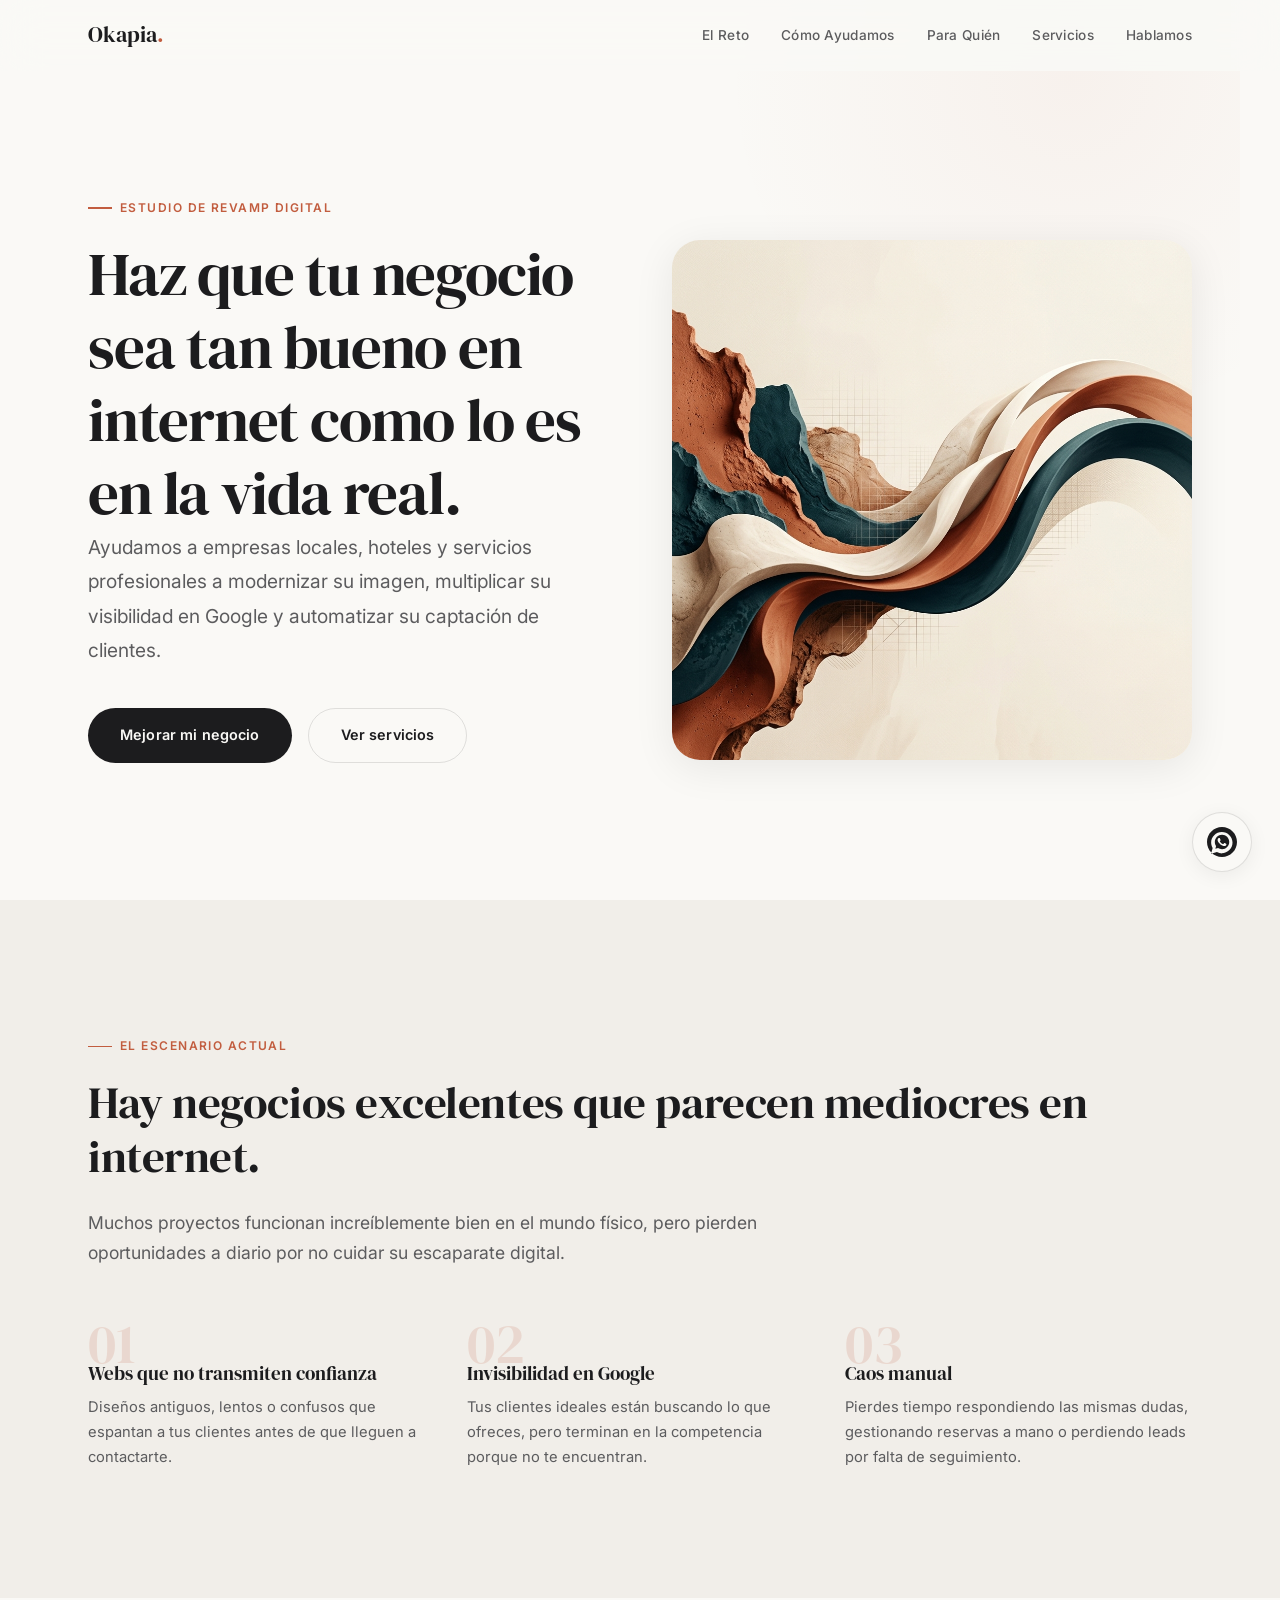
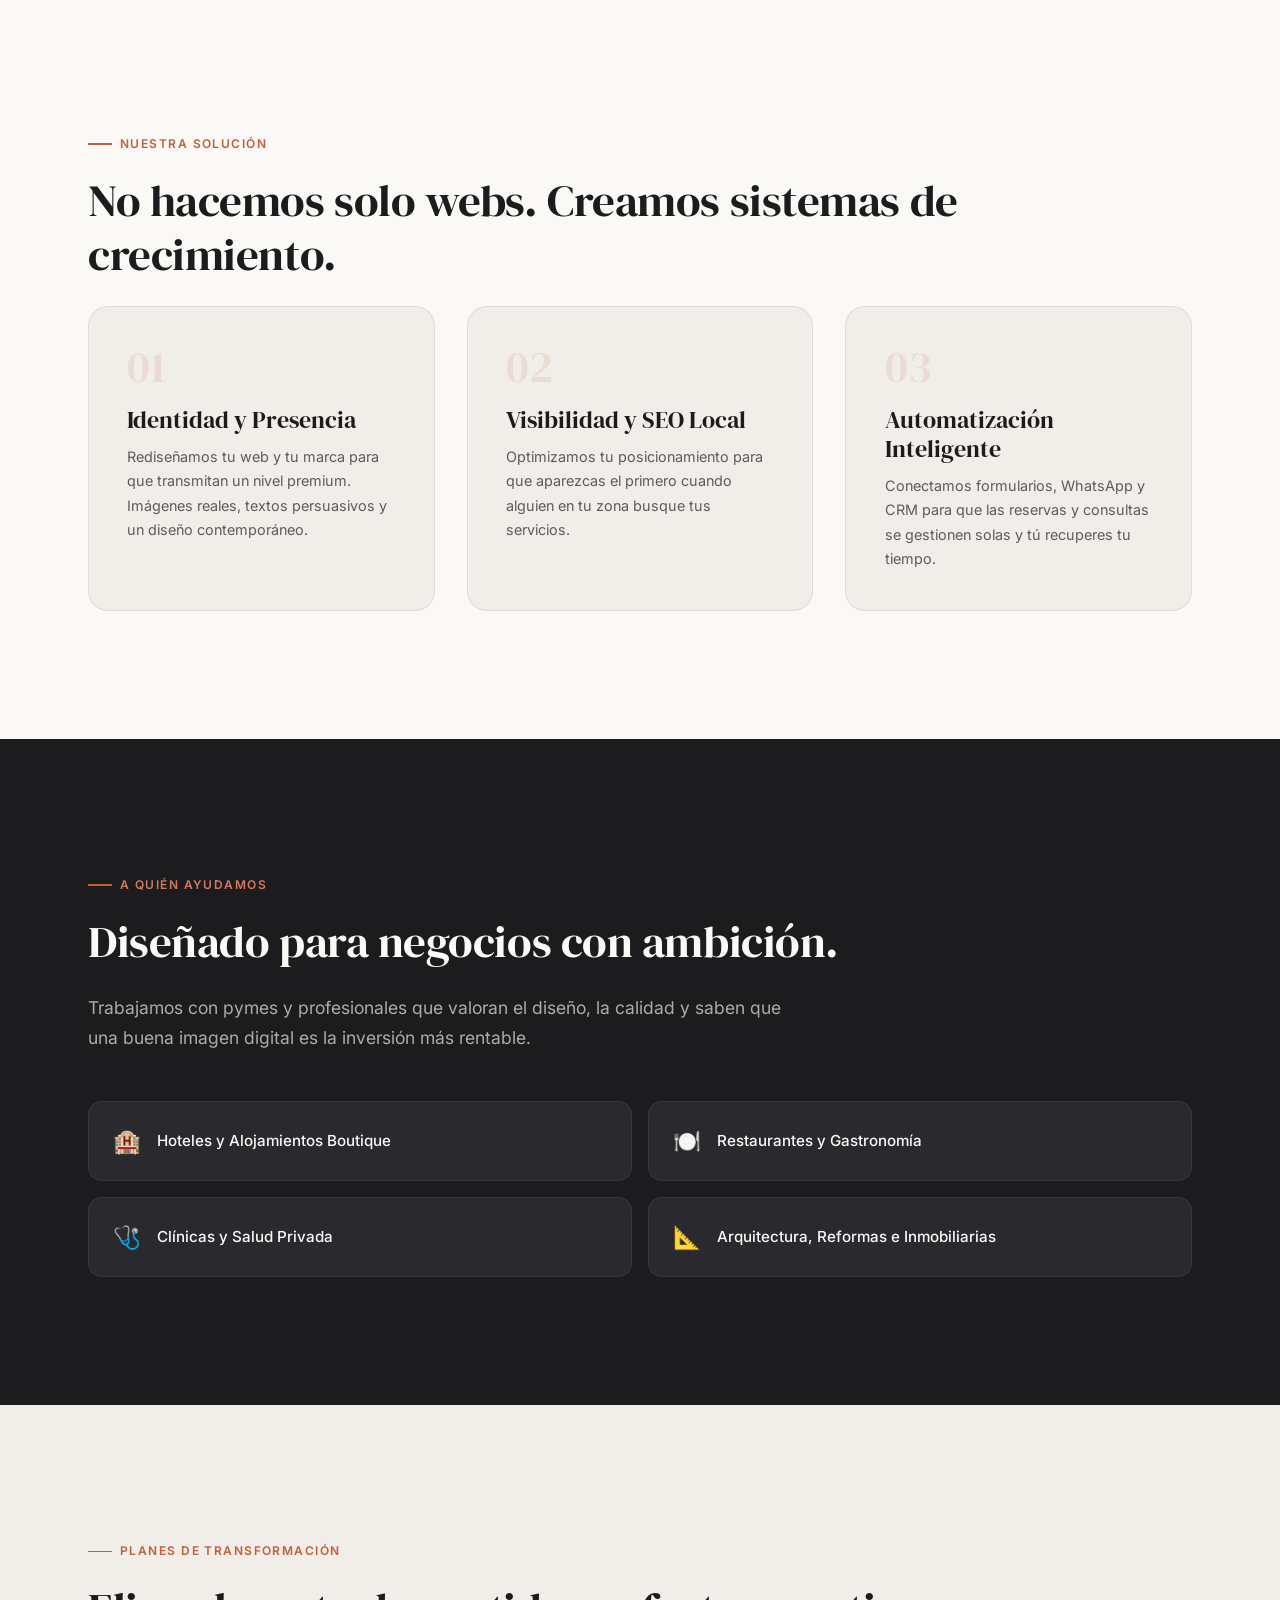
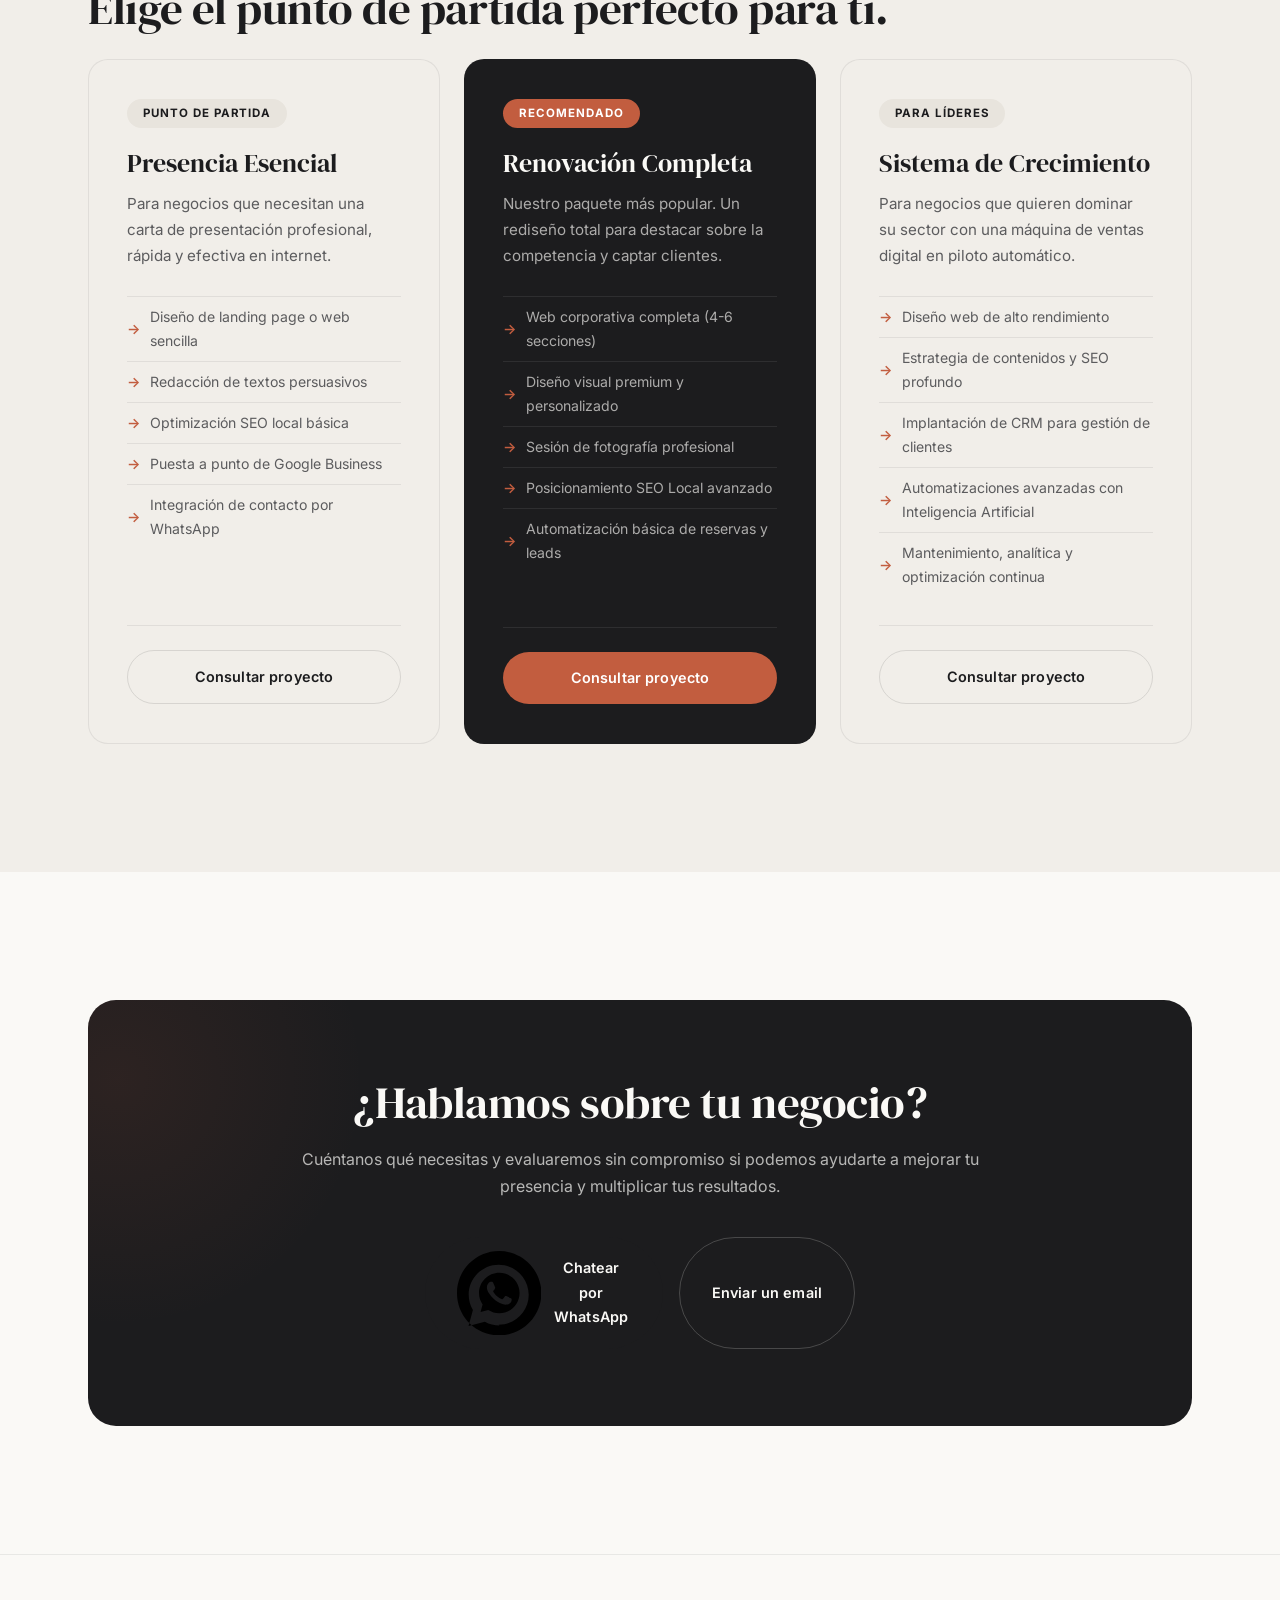
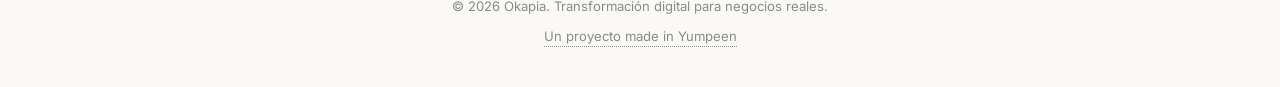
<file: index.html>
<!DOCTYPE html>
<html lang="es">
<head>
<meta charset="UTF-8">
<meta name="viewport" content="width=device-width, initial-scale=1.0">
<title>Okapia · Transformación Digital para Negocios Reales</title>
<meta name="description" content="Rediseñamos la presencia digital de negocios tradicionales, turísticos y de servicios para mejorar su imagen, captación y automatización.">
<link rel="stylesheet" href="styles.css">
<link rel="icon" type="image/svg+xml" href="favicon.svg">
<link rel="apple-touch-icon" href="favicon.svg">
</head>
<body>

<!-- NAV -->
<nav class="nav" id="nav">
<div class="container nav-inner">
<a href="#hero" class="nav-brand">Okapia<span>.</span></a>
<ul class="nav-links">
<li><a href="#problema">El Reto</a></li>
<li><a href="#solucion">Cómo Ayudamos</a></li>
<li><a href="#para-quien">Para Quién</a></li>
<li><a href="#servicios">Servicios</a></li>
<li><a href="#contacto">Hablamos</a></li>
</ul>
<button class="nav-toggle" aria-label="Menú"><span></span><span></span><span></span></button>
</div>
</nav>

<!-- HERO SPLIT -->
<section class="hero-split container" id="hero">
  <div class="hero-content fade-in">
    <span class="section-label">Estudio de Revamp Digital</span>
    <h1>Haz que tu negocio sea tan bueno en internet como lo es en la vida real.</h1>
    <p class="hero-subtitle">Ayudamos a empresas locales, hoteles y servicios profesionales a modernizar su imagen, multiplicar su visibilidad en Google y automatizar su captación de clientes.</p>
    <div class="hero-actions">
      <a href="#contacto" class="btn btn-primary">Mejorar mi negocio</a>
      <a href="#servicios" class="btn btn-secondary">Ver servicios</a>
    </div>
  </div>
  <div class="hero-image-wrap fade-in fade-in-delay-2">
    <img src="hero.png" alt="Okapia Transformación Digital - Concepto Abstracto">
  </div>
</section>

<!-- PAIN POINTS -->
<section id="problema" style="background: var(--bg-card);">
  <div class="container">
    <div class="fade-in">
      <span class="section-label">El Escenario Actual</span>
      <h2 class="section-title">Hay negocios excelentes que parecen mediocres en internet.</h2>
      <p class="section-intro">Muchos proyectos funcionan increíblemente bien en el mundo físico, pero pierden oportunidades a diario por no cuidar su escaparate digital.</p>
    </div>
    
    <div class="pain-grid">
      <div class="pain-item fade-in">
        <div class="pain-number">01</div>
        <h3>Webs que no transmiten confianza</h3>
        <p>Diseños antiguos, lentos o confusos que espantan a tus clientes antes de que lleguen a contactarte.</p>
      </div>
      <div class="pain-item fade-in fade-in-delay-1">
        <div class="pain-number">02</div>
        <h3>Invisibilidad en Google</h3>
        <p>Tus clientes ideales están buscando lo que ofreces, pero terminan en la competencia porque no te encuentran.</p>
      </div>
      <div class="pain-item fade-in fade-in-delay-2">
        <div class="pain-number">03</div>
        <h3>Caos manual</h3>
        <p>Pierdes tiempo respondiendo las mismas dudas, gestionando reservas a mano o perdiendo leads por falta de seguimiento.</p>
      </div>
    </div>
  </div>
</section>

<!-- SOLUCIÓN / PROCESO -->
<section id="solucion">
  <div class="container">
    <div class="fade-in">
      <span class="section-label">Nuestra Solución</span>
      <h2 class="section-title">No hacemos solo webs. Creamos sistemas de crecimiento.</h2>
    </div>
    
    <div class="process-grid">
      <div class="process-step fade-in">
        <h3>Identidad y Presencia</h3>
        <p>Rediseñamos tu web y tu marca para que transmitan un nivel premium. Imágenes reales, textos persuasivos y un diseño contemporáneo.</p>
      </div>
      <div class="process-step fade-in fade-in-delay-1">
        <h3>Visibilidad y SEO Local</h3>
        <p>Optimizamos tu posicionamiento para que aparezcas el primero cuando alguien en tu zona busque tus servicios.</p>
      </div>
      <div class="process-step fade-in fade-in-delay-2">
        <h3>Automatización Inteligente</h3>
        <p>Conectamos formularios, WhatsApp y CRM para que las reservas y consultas se gestionen solas y tú recuperes tu tiempo.</p>
      </div>
    </div>
  </div>
</section>

<!-- PARA QUIÉN -->
<section id="para-quien" style="background: var(--bg-dark); color: var(--text-on-dark);">
  <div class="container">
    <div class="fade-in">
      <span class="section-label" style="color: var(--accent-terracotta-light);">A quién ayudamos</span>
      <h2 class="section-title" style="color: var(--text-on-dark);">Diseñado para negocios con ambición.</h2>
      <p class="section-intro" style="color: rgba(250,249,246,0.65);">Trabajamos con pymes y profesionales que valoran el diseño, la calidad y saben que una buena imagen digital es la inversión más rentable.</p>
    </div>
    
    <div class="audience-grid fade-in">
      <div class="audience-item" style="background: var(--bg-dark-card); border-color: rgba(255,255,255,0.06); color: var(--text-on-dark);">
        <span class="audience-icon">🏨</span> Hoteles y Alojamientos Boutique
      </div>
      <div class="audience-item" style="background: var(--bg-dark-card); border-color: rgba(255,255,255,0.06); color: var(--text-on-dark);">
        <span class="audience-icon">🍽️</span> Restaurantes y Gastronomía
      </div>
      <div class="audience-item" style="background: var(--bg-dark-card); border-color: rgba(255,255,255,0.06); color: var(--text-on-dark);">
        <span class="audience-icon">🩺</span> Clínicas y Salud Privada
      </div>
      <div class="audience-item" style="background: var(--bg-dark-card); border-color: rgba(255,255,255,0.06); color: var(--text-on-dark);">
        <span class="audience-icon">📐</span> Arquitectura, Reformas e Inmobiliarias
      </div>
    </div>
  </div>
</section>

<!-- SERVICIOS PÚBLICOS (Sin precio) -->
<section id="servicios" style="background: var(--bg-card);">
  <div class="container">
    <div class="fade-in">
      <span class="section-label">Planes de Transformación</span>
      <h2 class="section-title">Elige el punto de partida perfecto para ti.</h2>
    </div>
    
    <div class="grid-3 fade-in">
      
      <!-- Express -->
      <div class="pub-pricing-card">
        <span class="pub-pricing-tag">Punto de Partida</span>
        <h3 class="pub-pricing-name">Presencia Esencial</h3>
        <p class="pub-pricing-desc">Para negocios que necesitan una carta de presentación profesional, rápida y efectiva en internet.</p>
        <ul class="pricing-features">
          <li>Diseño de landing page o web sencilla</li>
          <li>Redacción de textos persuasivos</li>
          <li>Optimización SEO local básica</li>
          <li>Puesta a punto de Google Business</li>
          <li>Integración de contacto por WhatsApp</li>
        </ul>
        <div class="pub-pricing-cta">
          <a href="#contacto" class="btn btn-secondary" style="width: 100%; justify-content: center;">Consultar proyecto</a>
        </div>
      </div>
      
      <!-- Pro (Featured) -->
      <div class="pub-pricing-card pub-featured">
        <span class="pub-pricing-tag">Recomendado</span>
        <h3 class="pub-pricing-name">Renovación Completa</h3>
        <p class="pub-pricing-desc">Nuestro paquete más popular. Un rediseño total para destacar sobre la competencia y captar clientes.</p>
        <ul class="pricing-features">
          <li>Web corporativa completa (4-6 secciones)</li>
          <li>Diseño visual premium y personalizado</li>
          <li>Sesión de fotografía profesional</li>
          <li>Posicionamiento SEO Local avanzado</li>
          <li>Automatización básica de reservas y leads</li>
        </ul>
        <div class="pub-pricing-cta">
          <a href="#contacto" class="btn btn-accent" style="width: 100%; justify-content: center;">Consultar proyecto</a>
        </div>
      </div>
      
      <!-- Growth -->
      <div class="pub-pricing-card">
        <span class="pub-pricing-tag">Para Líderes</span>
        <h3 class="pub-pricing-name">Sistema de Crecimiento</h3>
        <p class="pub-pricing-desc">Para negocios que quieren dominar su sector con una máquina de ventas digital en piloto automático.</p>
        <ul class="pricing-features">
          <li>Diseño web de alto rendimiento</li>
          <li>Estrategia de contenidos y SEO profundo</li>
          <li>Implantación de CRM para gestión de clientes</li>
          <li>Automatizaciones avanzadas con Inteligencia Artificial</li>
          <li>Mantenimiento, analítica y optimización continua</li>
        </ul>
        <div class="pub-pricing-cta">
          <a href="#contacto" class="btn btn-secondary" style="width: 100%; justify-content: center;">Consultar proyecto</a>
        </div>
      </div>
      
    </div>
  </div>
</section>

<!-- CONTACTO -->
<section id="contacto">
  <div class="container fade-in">
    <div class="contact-box">
      <h2>¿Hablamos sobre tu negocio?</h2>
      <p>Cuéntanos qué necesitas y evaluaremos sin compromiso si podemos ayudarte a mejorar tu presencia y multiplicar tus resultados.</p>
      <div class="contact-actions">
        <a href="https://wa.me/34687362130" class="btn btn-whatsapp" target="_blank" rel="noopener">
          <svg viewBox="0 0 24 24"><path d="M12.031 6.172c-3.181 0-5.767 2.586-5.768 5.766-.001 1.298.38 2.27 1.019 3.287l-.582 2.128 2.182-.573c.978.58 1.911.928 3.145.929 3.178 0 5.767-2.587 5.768-5.766.001-3.187-2.575-5.77-5.764-5.771zm3.392 8.244c-.144.405-.837.774-1.17.824-.299.045-.677.063-1.092-.069-.252-.08-.575-.187-.988-.365-1.739-.751-2.874-2.502-2.961-2.614-.087-.112-.708-.94-.708-1.793s.448-1.273.607-1.446c.159-.173.346-.217.462-.217l.332.006c.106.005.249-.04.39.298.144.347.491 1.2.534 1.287.043.087.072.188.014.304-.058.116-.087.188-.173.289l-.26.304c-.087.086-.177.18-.076.354.101.174.449.741.964 1.201.662.591 1.221.774 1.394.86s.274.072.376-.043c.101-.116.433-.506.549-.68.116-.173.231-.145.39-.087s1.011.477 1.184.564.289.13.332.202c.045.072.045.419-.099.824zm-3.423-14.416c-6.627 0-12 5.373-12 12s5.373 12 12 12 12-5.373 12-12-5.373-12-12-12zm.082 21.166c-1.464 0-2.898-.372-4.157-1.077l-4.638 1.217 1.241-4.526c-.783-1.294-1.198-2.793-1.198-4.343.001-4.707 3.83-8.536 8.536-8.536 4.706 0 8.536 3.829 8.536 8.536s-3.83 8.536-8.536 8.536z"/></svg>
          Chatear por WhatsApp
        </a>
        <a href="mailto:goyumpeen@gmail.com" class="btn btn-secondary" style="border-color: rgba(250,249,246,0.2); color: var(--text-on-dark);">Enviar un email</a>
      </div>
    </div>
  </div>
</section>

<!-- FOOTER -->
<footer class="footer">
<div class="container">
<p>&copy; 2026 Okapia. Transformación digital para negocios reales.</p>
<p style="margin-top: 8px;"><a href="https://yumpeen.com" target="_blank" rel="noopener" style="color: var(--text-muted); text-decoration: none; border-bottom: 1px dotted var(--text-muted); padding-bottom: 2px;">Un proyecto made in Yumpeen</a></p>
</div>
</footer>

<!-- WHATSAPP FLOATING CTA -->
<a href="https://wa.me/34687362130" class="whatsapp-float" target="_blank" rel="noopener" aria-label="Contactar por WhatsApp">
  <svg viewBox="0 0 24 24"><path d="M12.031 6.172c-3.181 0-5.767 2.586-5.768 5.766-.001 1.298.38 2.27 1.019 3.287l-.582 2.128 2.182-.573c.978.58 1.911.928 3.145.929 3.178 0 5.767-2.587 5.768-5.766.001-3.187-2.575-5.77-5.764-5.771zm3.392 8.244c-.144.405-.837.774-1.17.824-.299.045-.677.063-1.092-.069-.252-.08-.575-.187-.988-.365-1.739-.751-2.874-2.502-2.961-2.614-.087-.112-.708-.94-.708-1.793s.448-1.273.607-1.446c.159-.173.346-.217.462-.217l.332.006c.106.005.249-.04.39.298.144.347.491 1.2.534 1.287.043.087.072.188.014.304-.058.116-.087.188-.173.289l-.26.304c-.087.086-.177.18-.076.354.101.174.449.741.964 1.201.662.591 1.221.774 1.394.86s.274.072.376-.043c.101-.116.433-.506.549-.68.116-.173.231-.145.39-.087s1.011.477 1.184.564.289.13.332.202c.045.072.045.419-.099.824zm-3.423-14.416c-6.627 0-12 5.373-12 12s5.373 12 12 12 12-5.373 12-12-5.373-12-12-12zm.082 21.166c-1.464 0-2.898-.372-4.157-1.077l-4.638 1.217 1.241-4.526c-.783-1.294-1.198-2.793-1.198-4.343.001-4.707 3.83-8.536 8.536-8.536 4.706 0 8.536 3.829 8.536 8.536s-3.83 8.536-8.536 8.536z"/></svg>
</a>

<script src="script.js"></script>
</body>
</html>
</file>
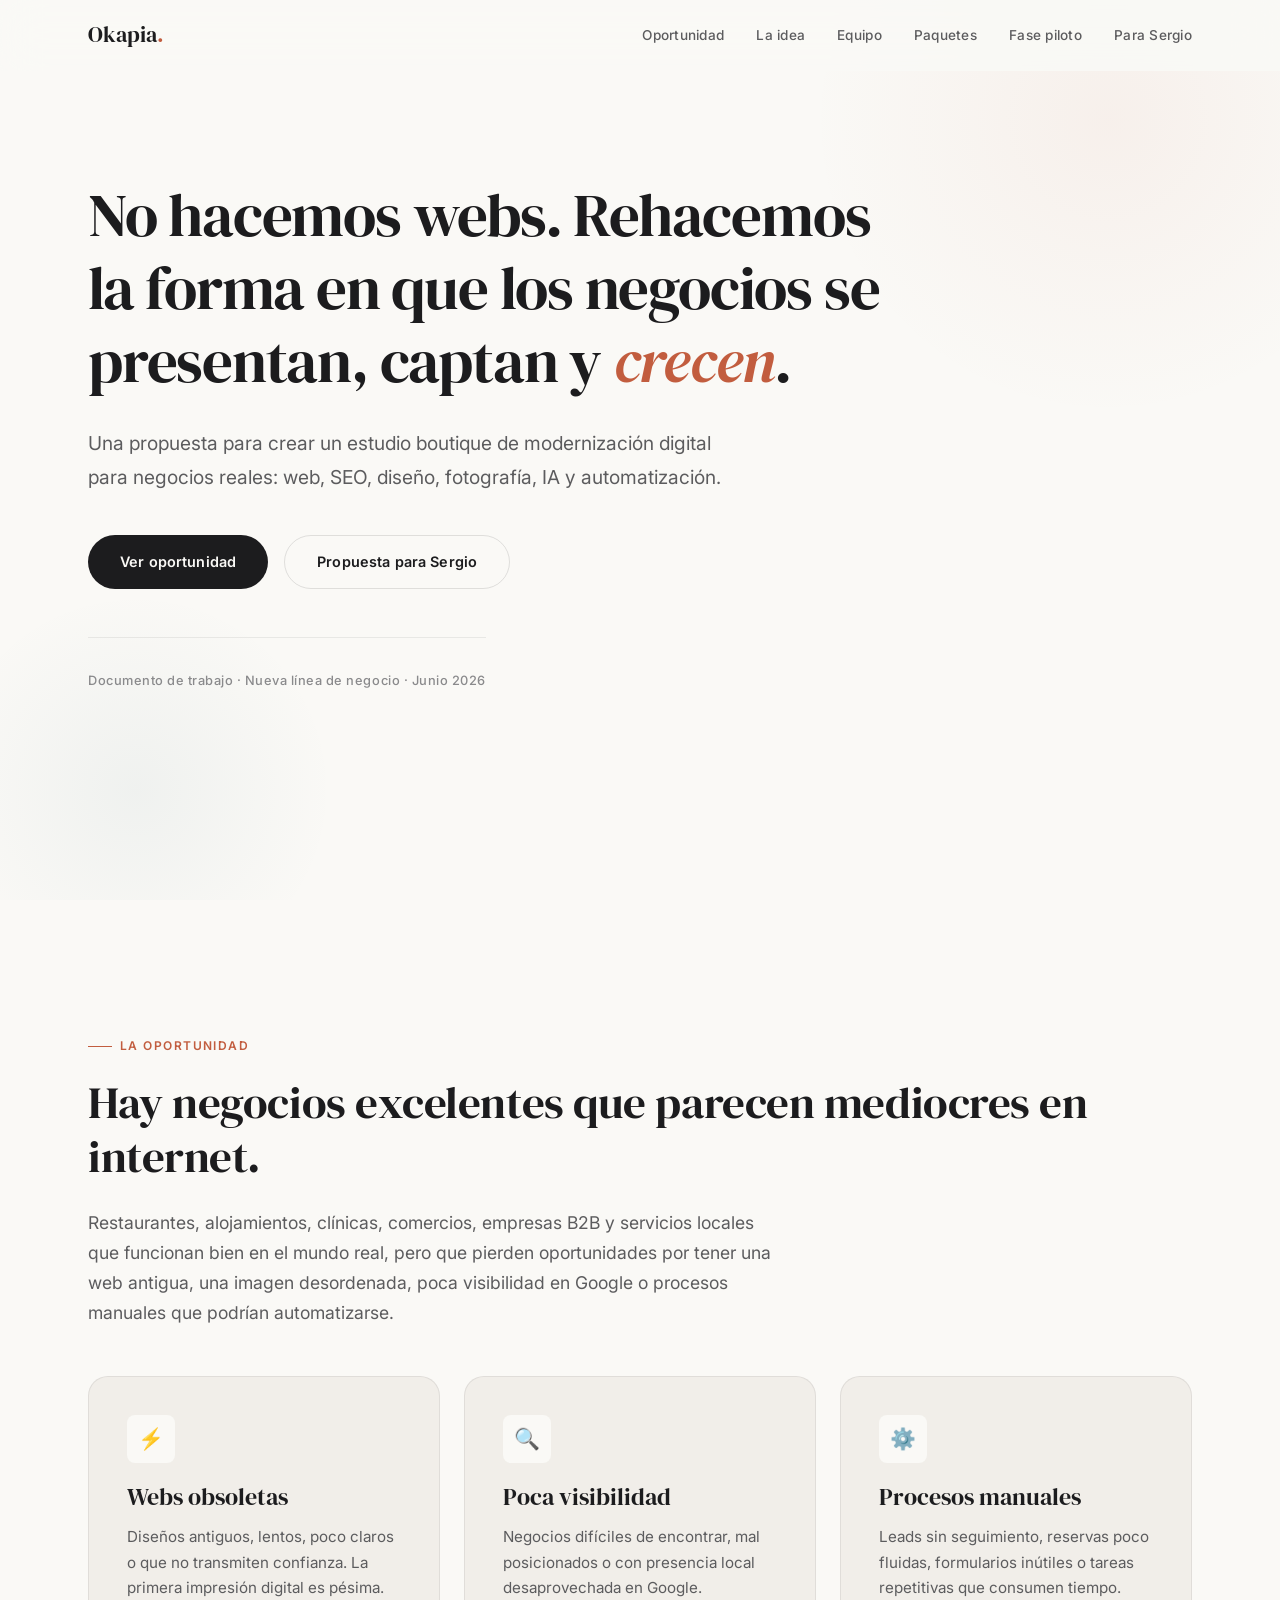
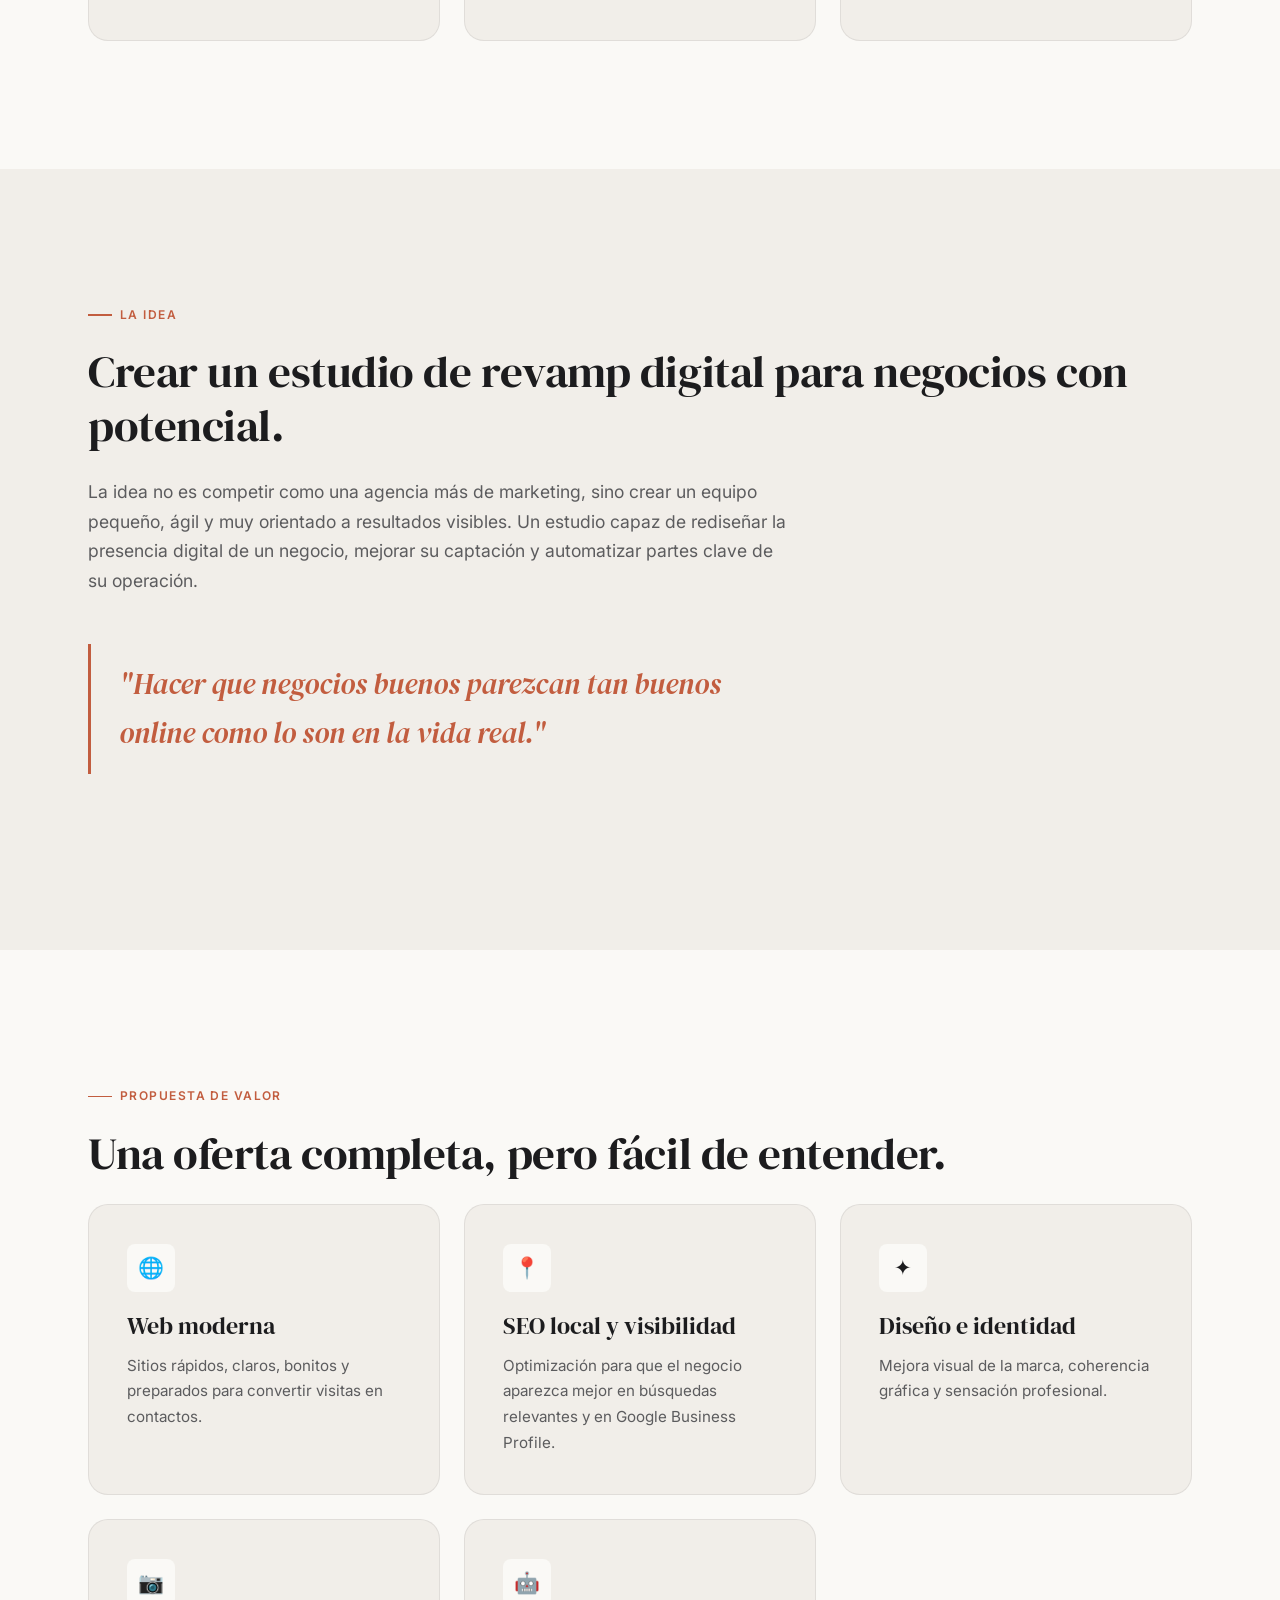
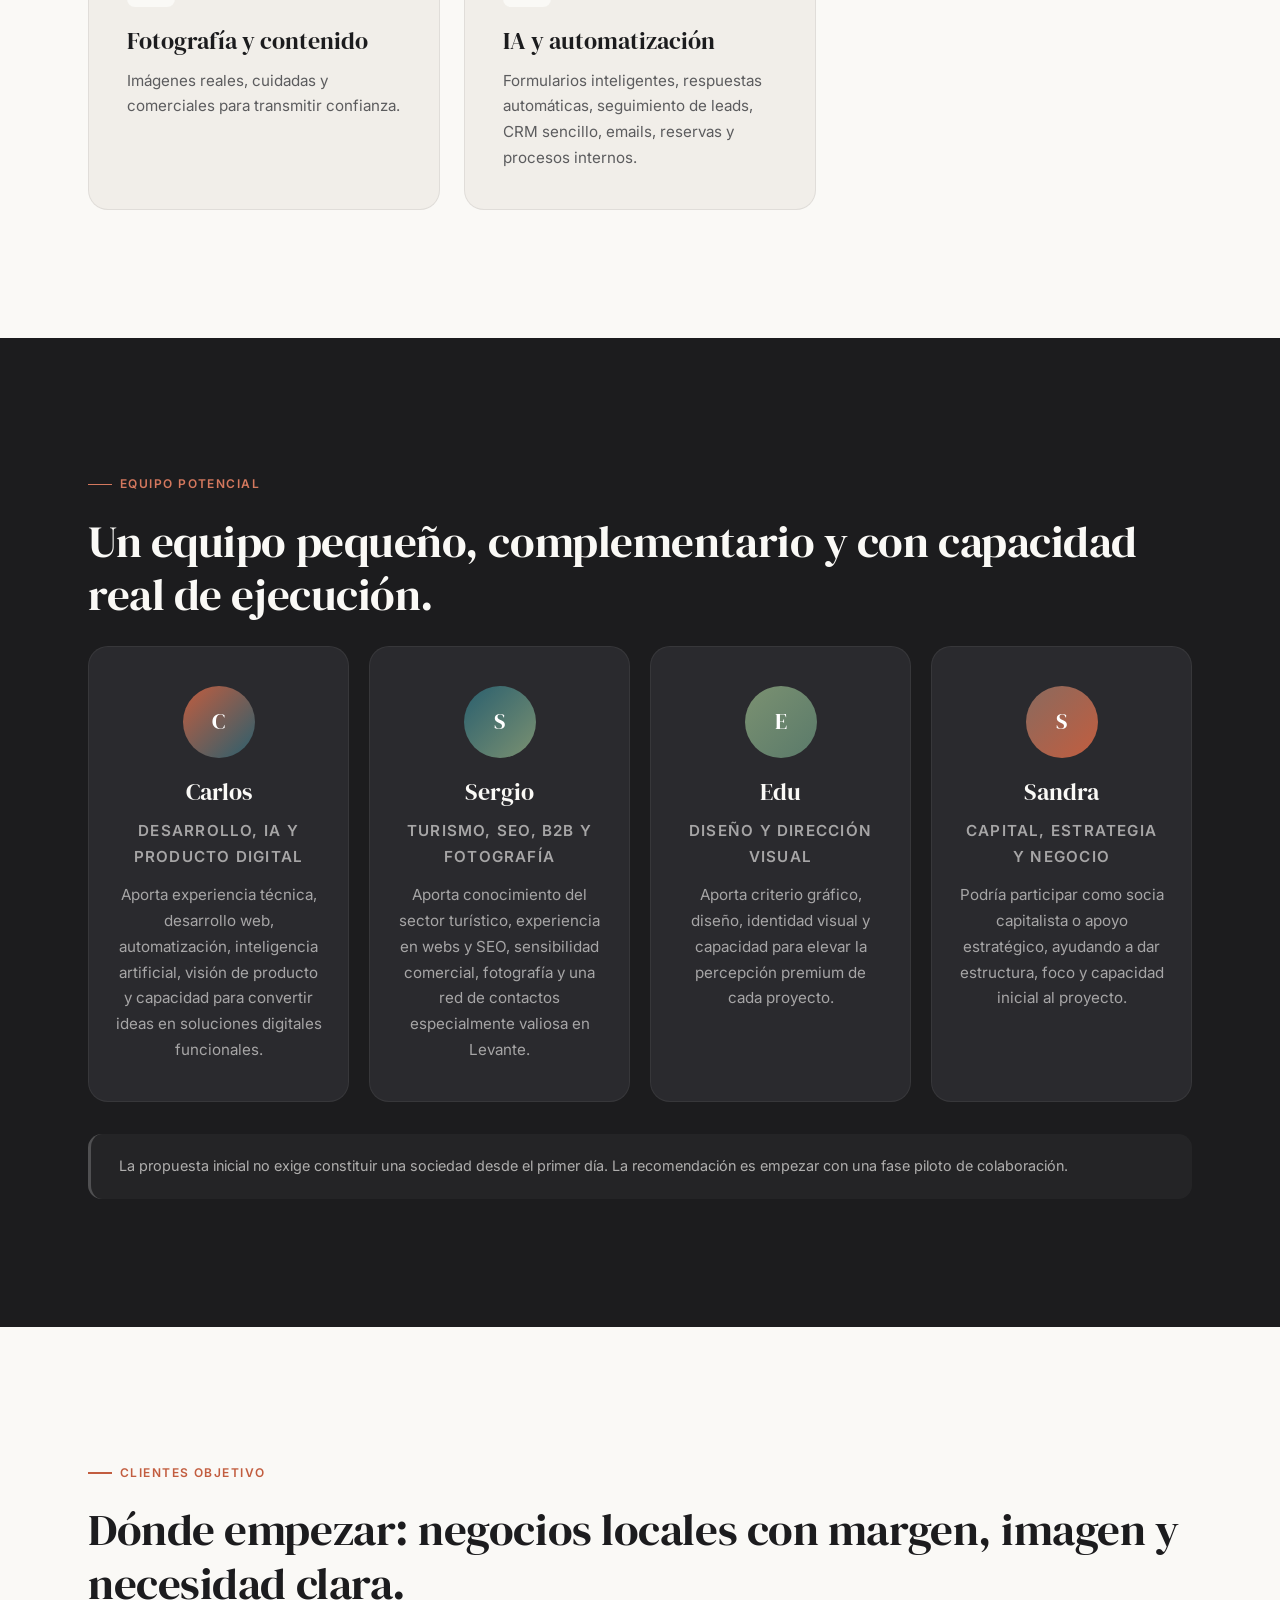
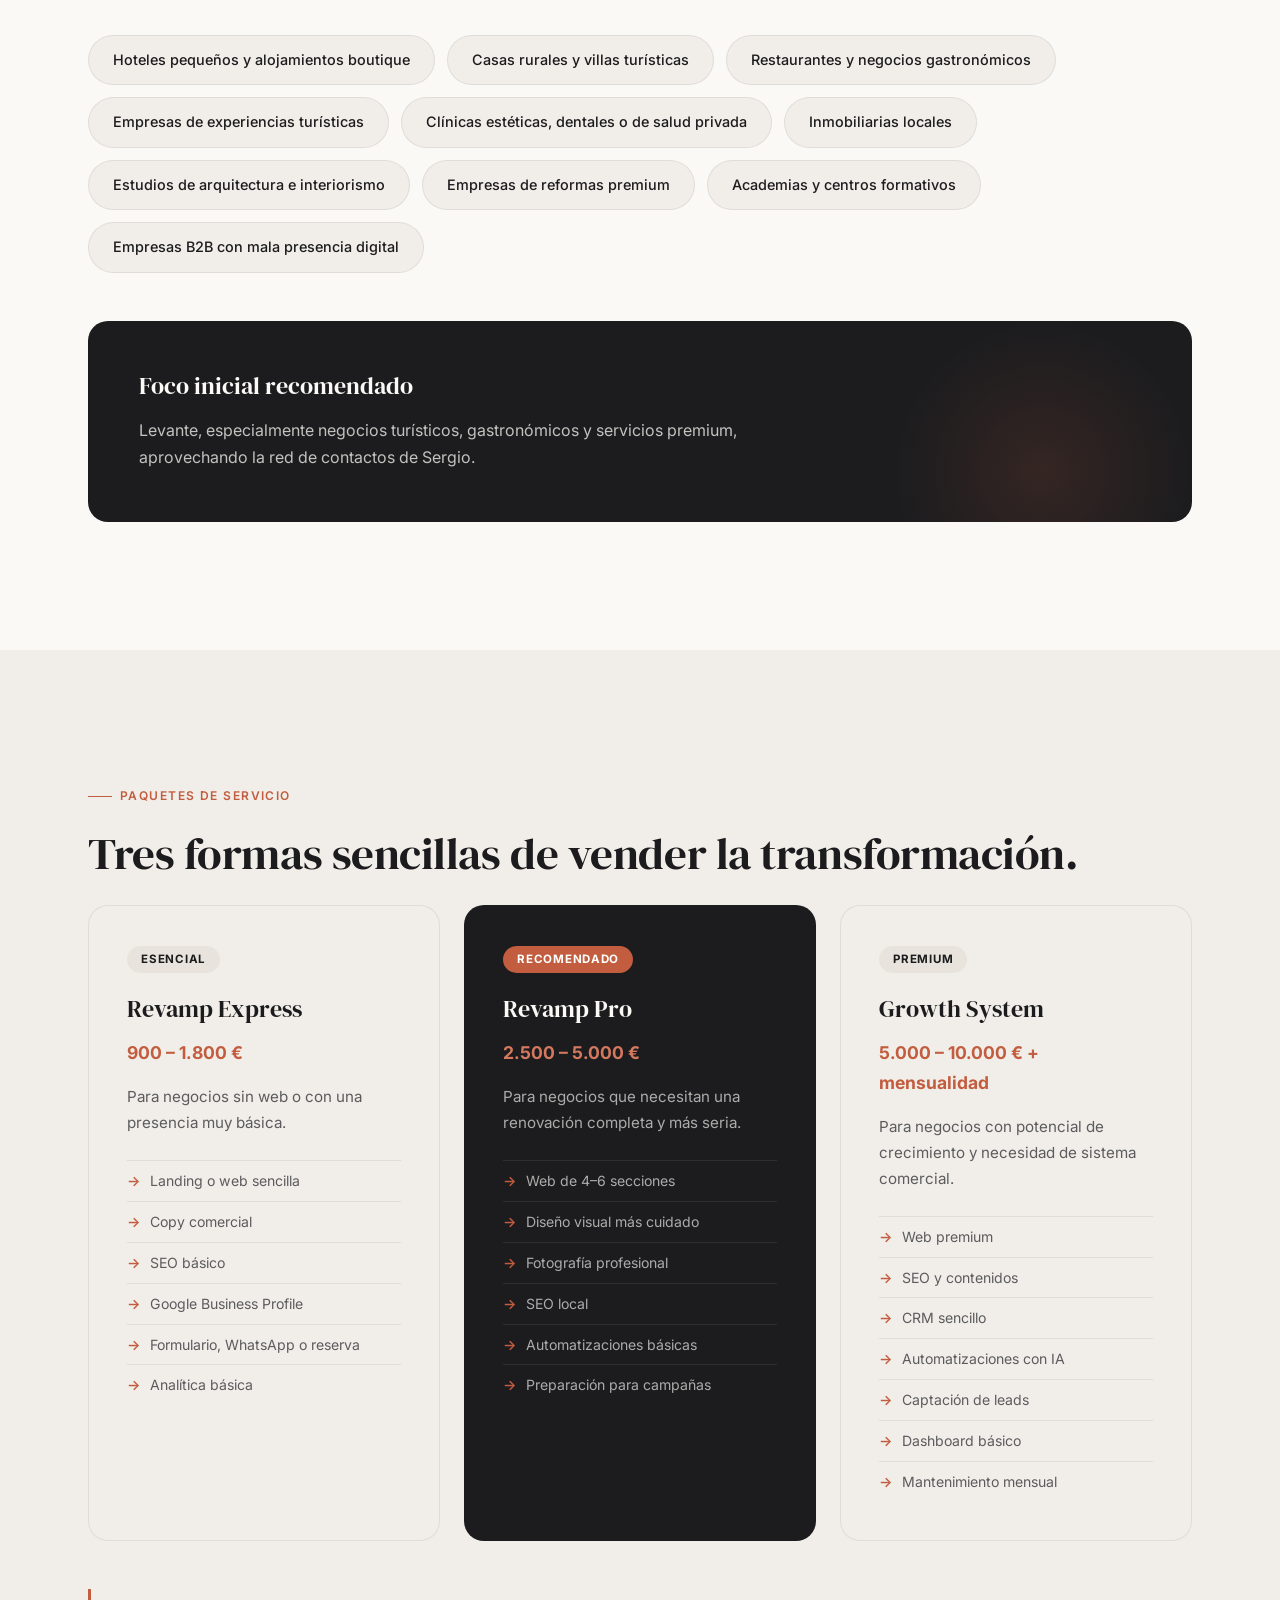
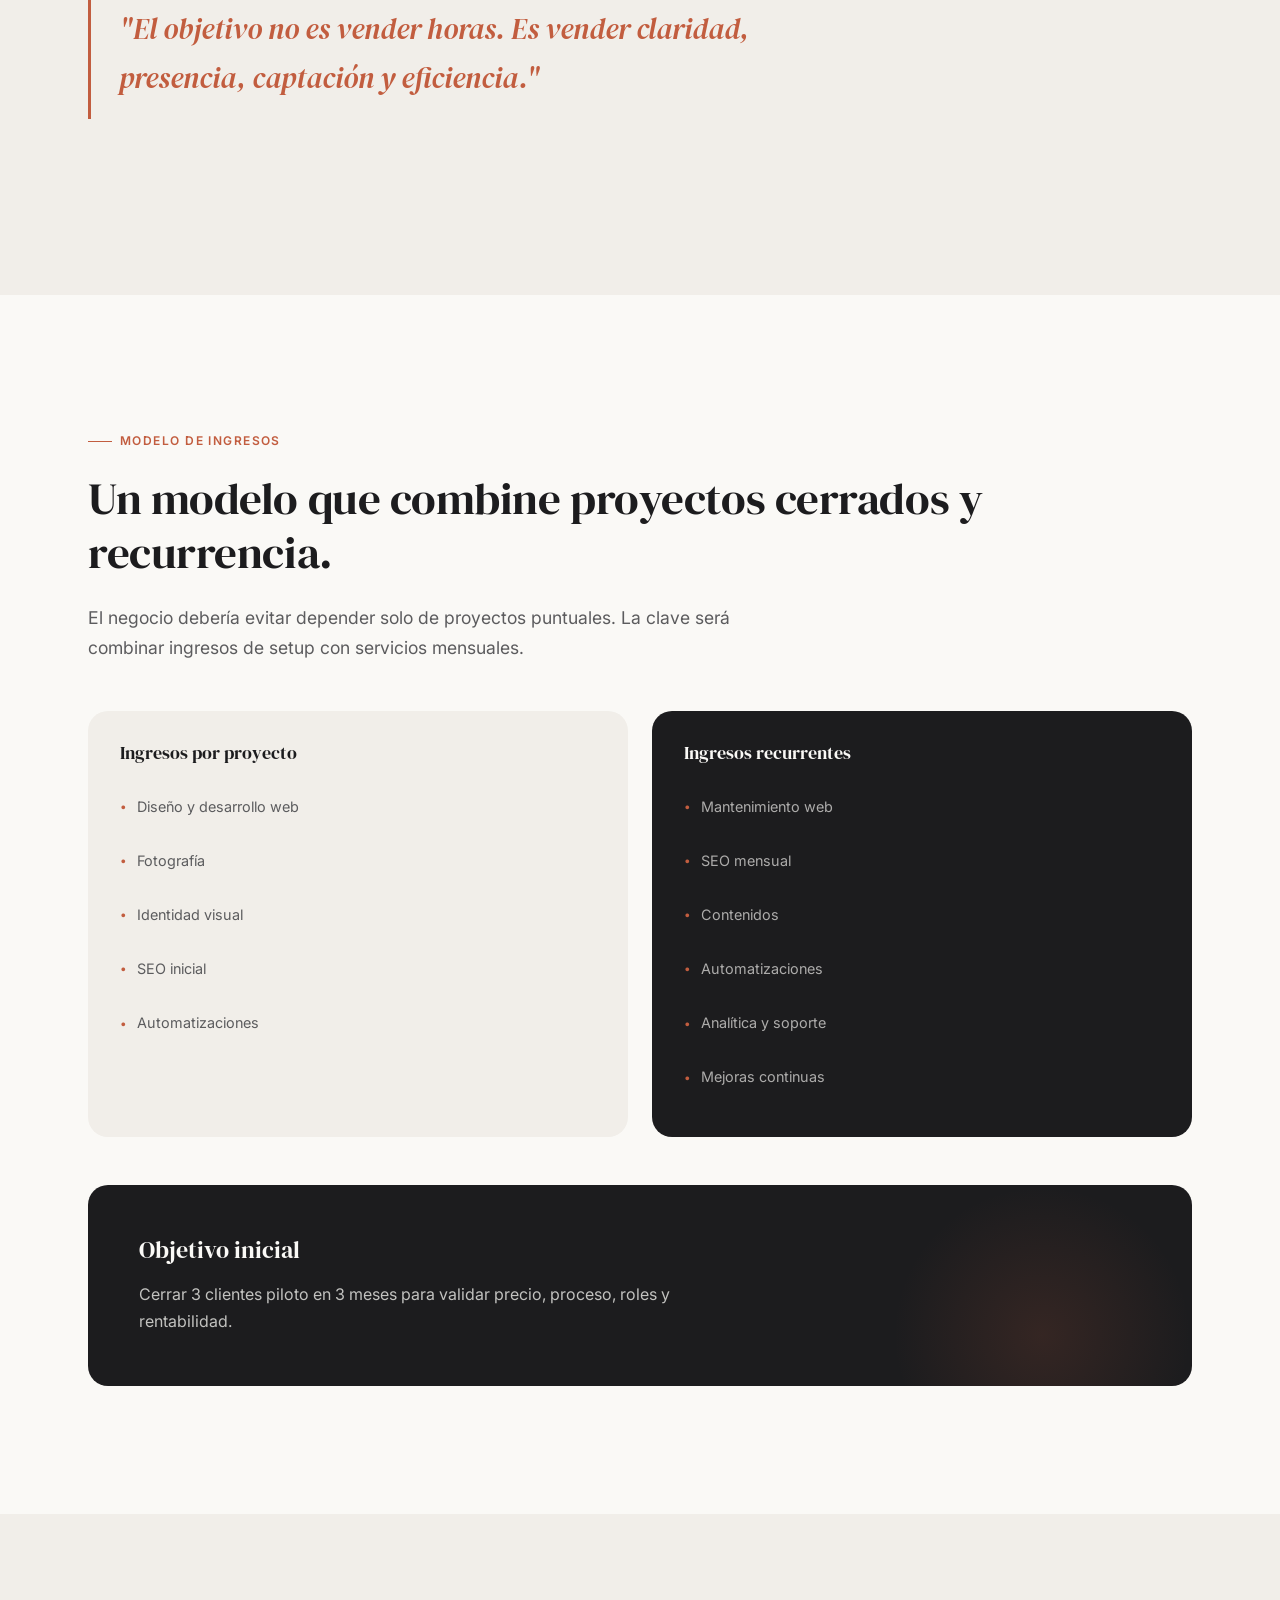
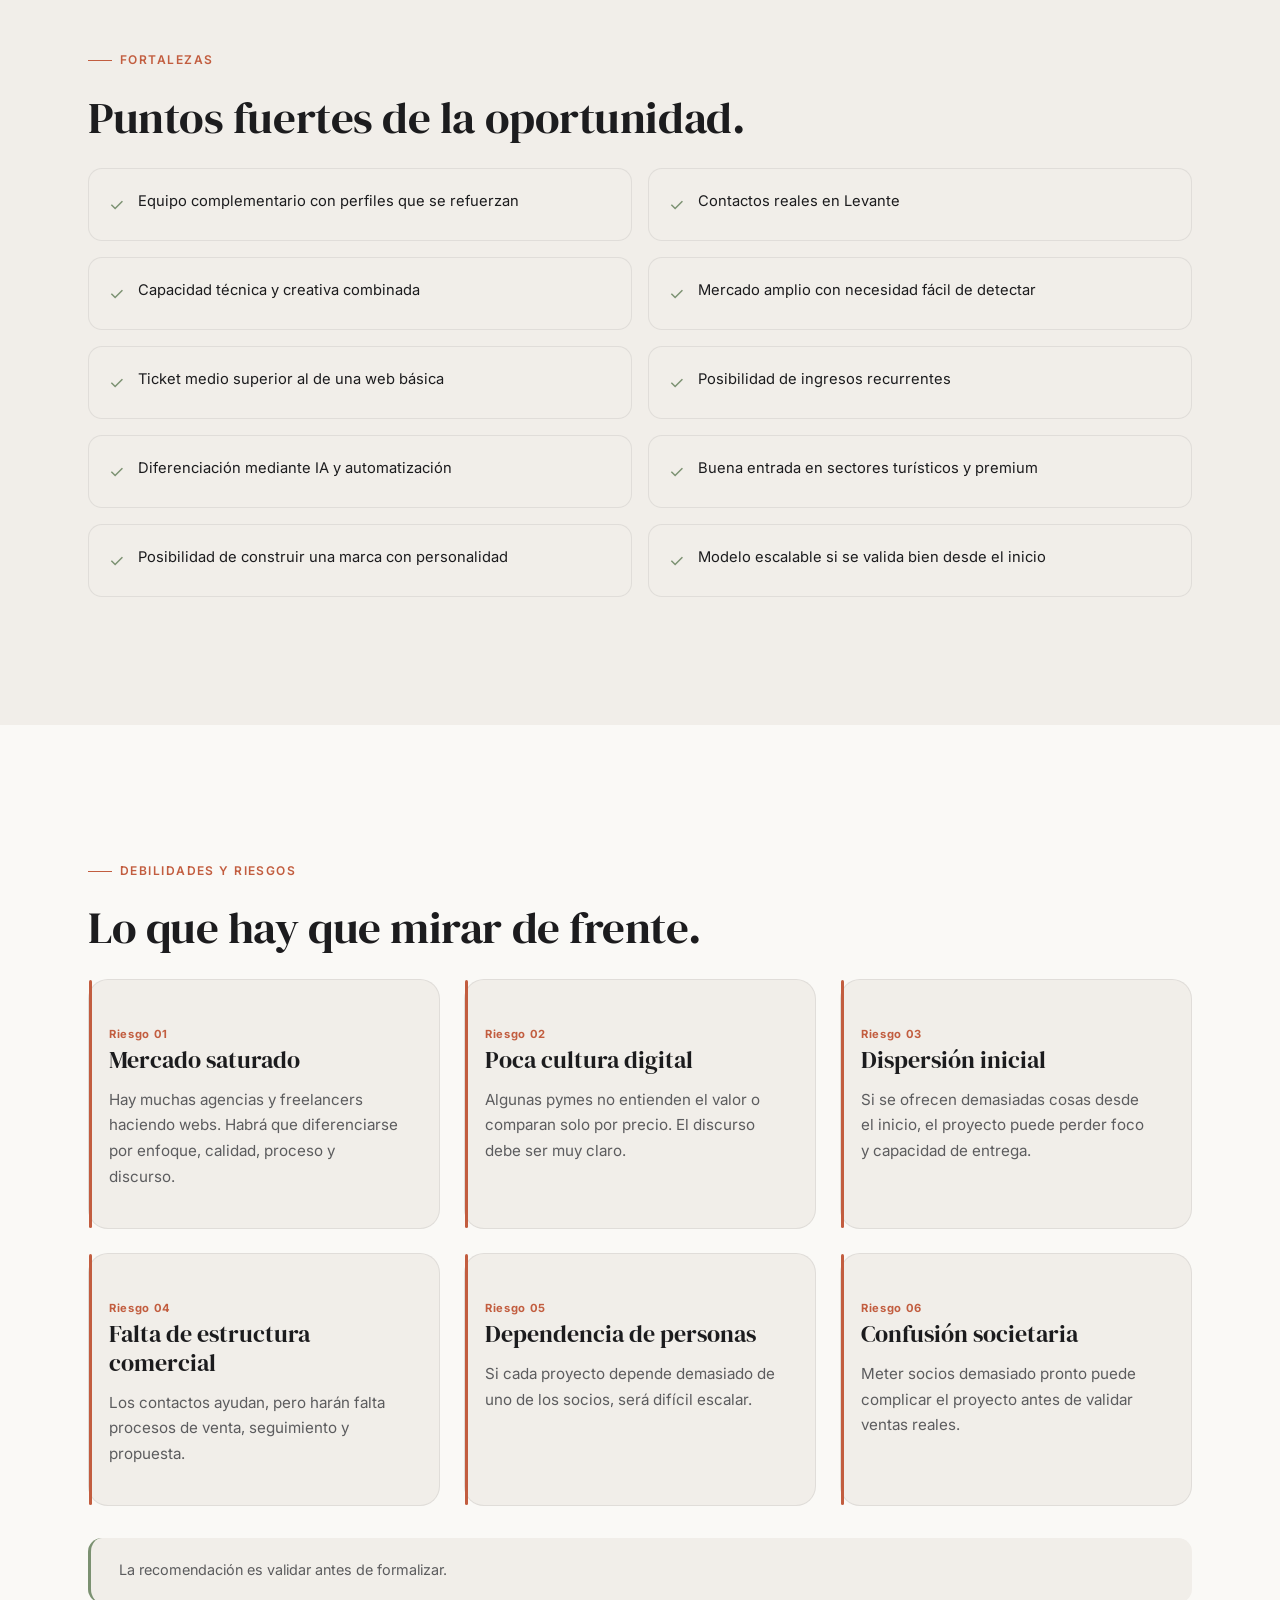
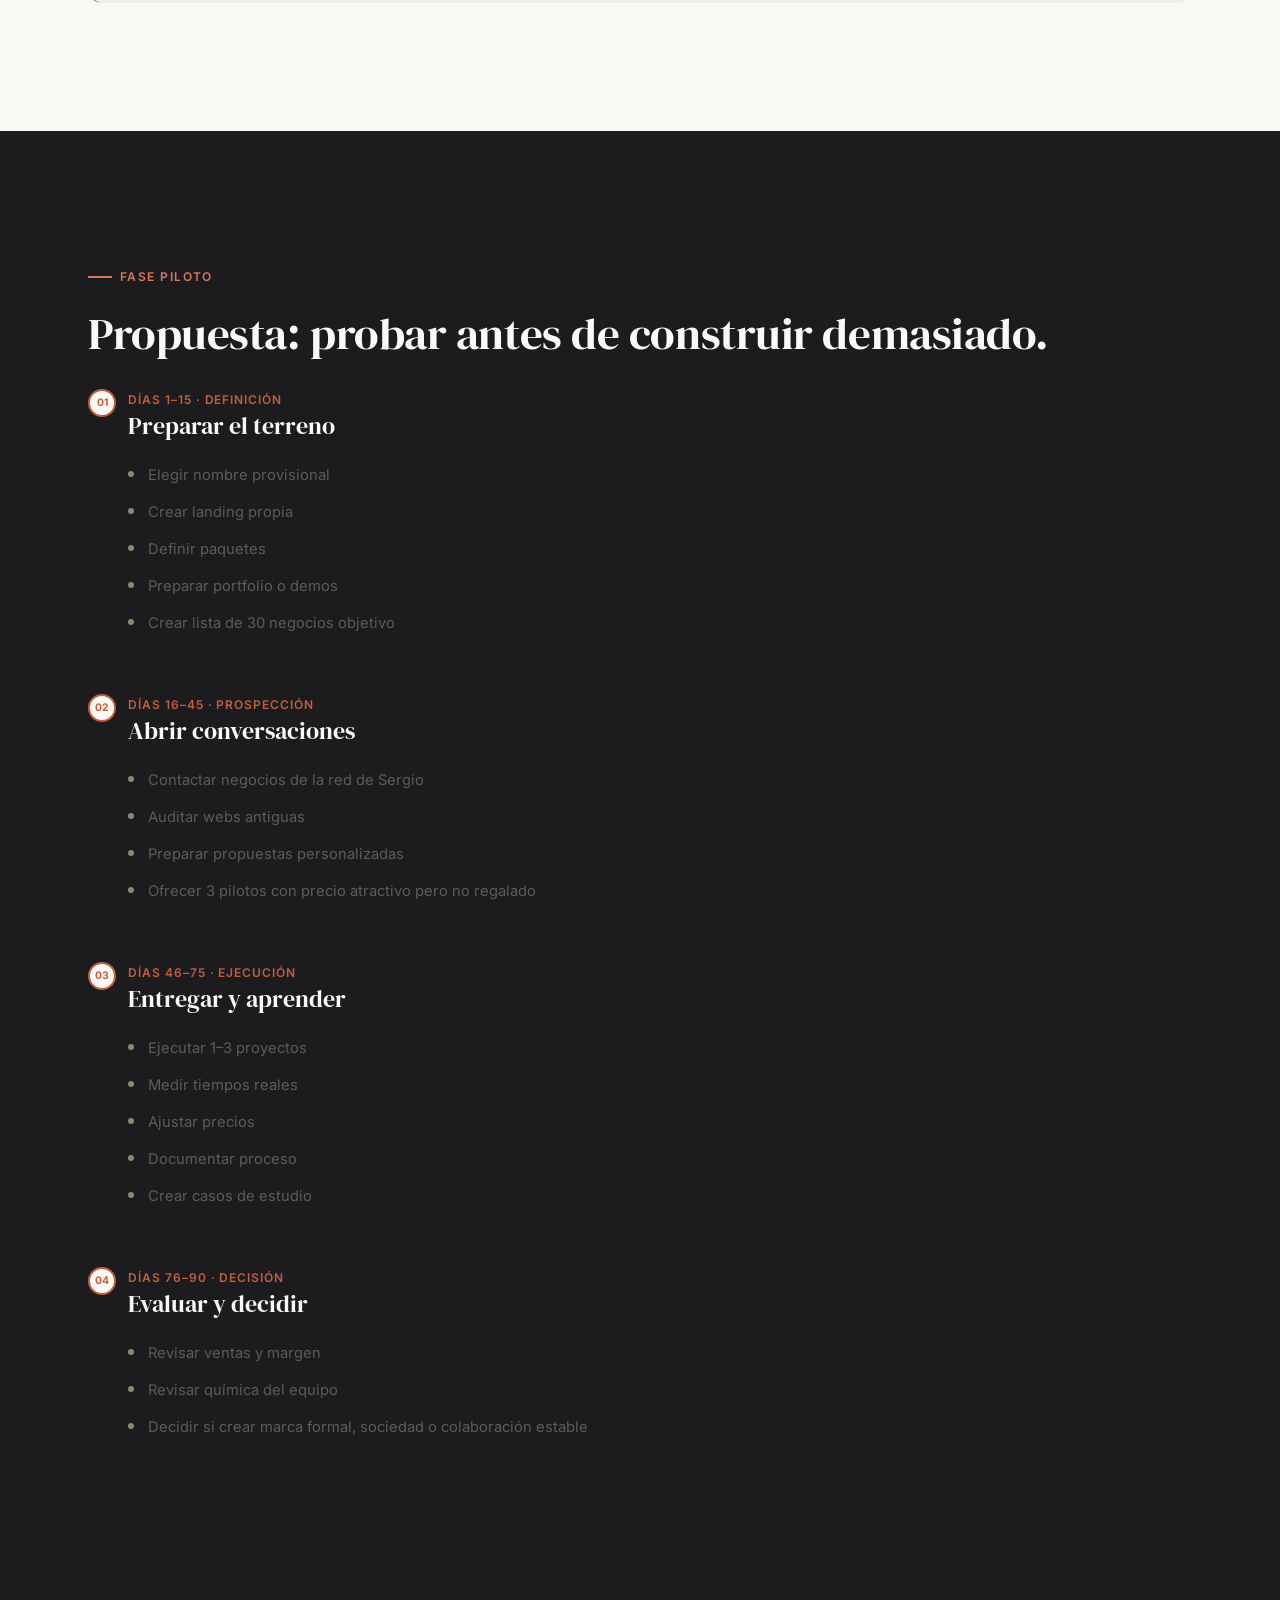
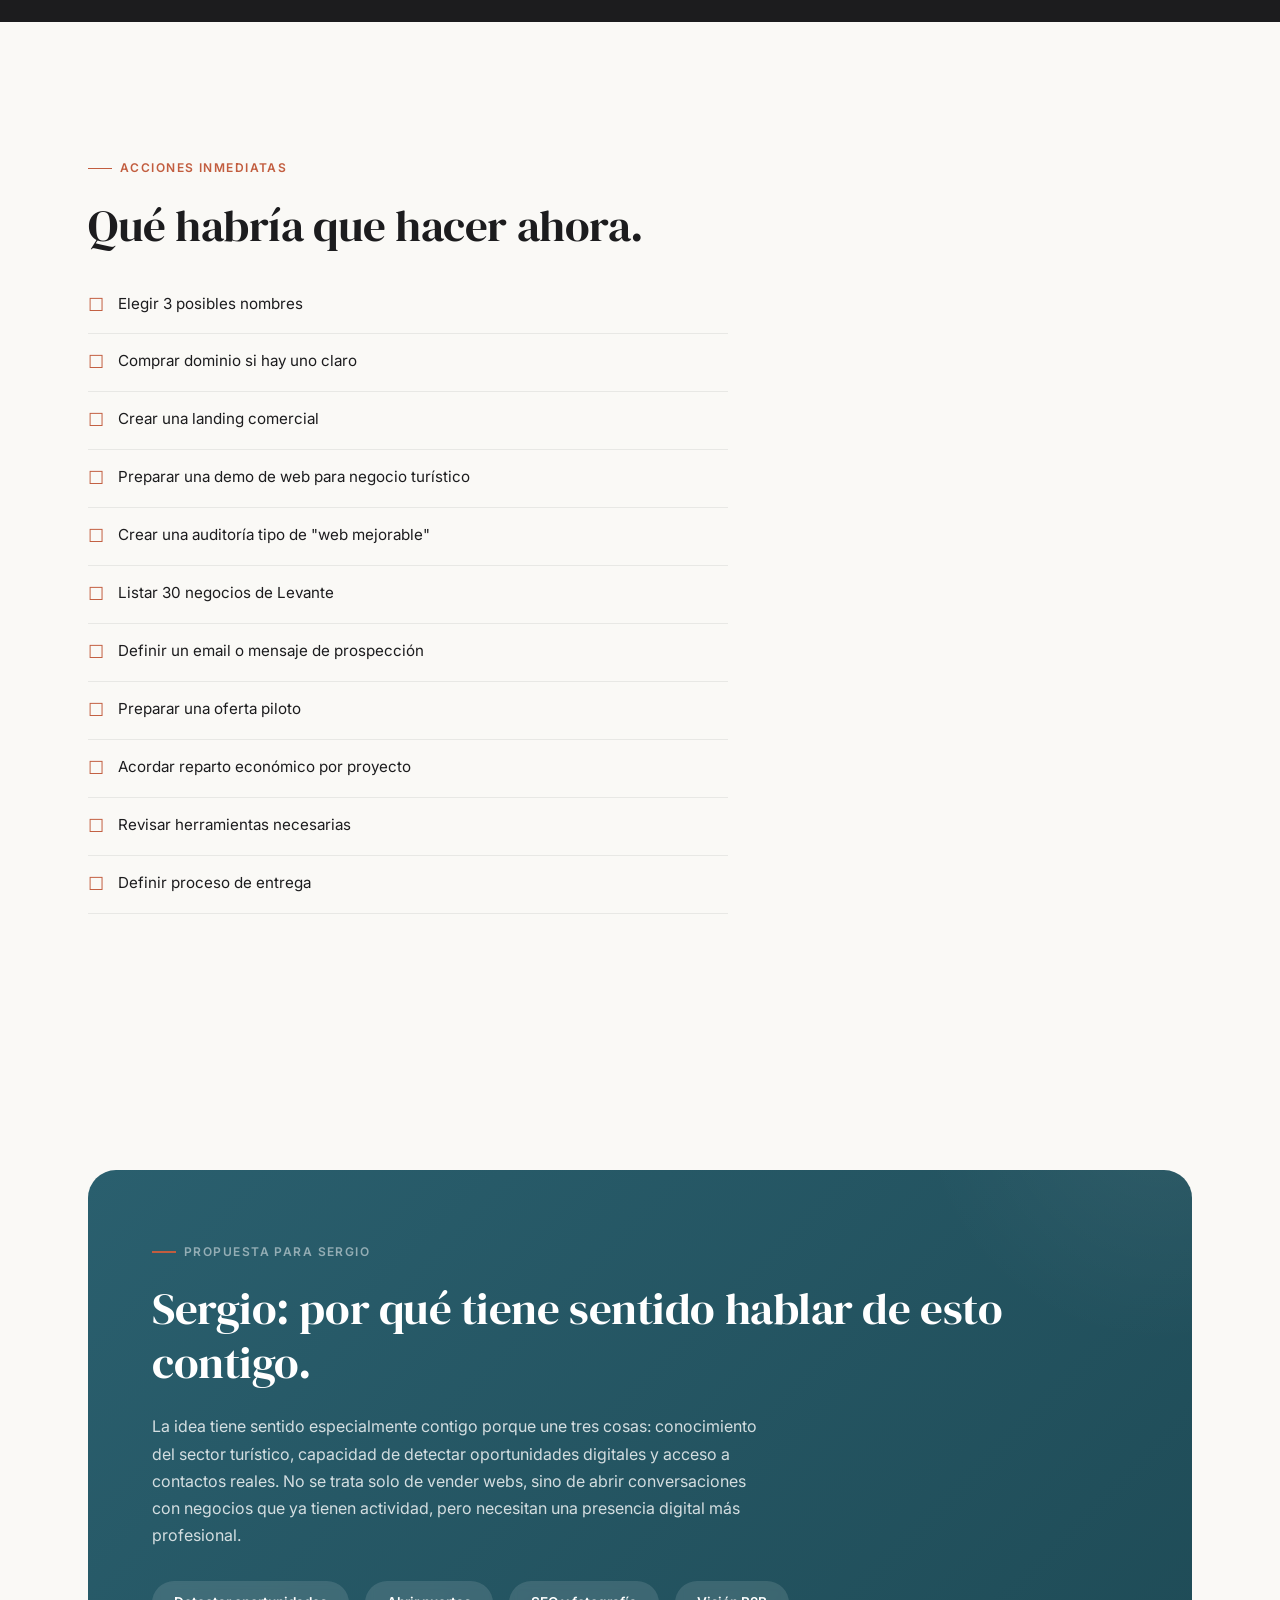
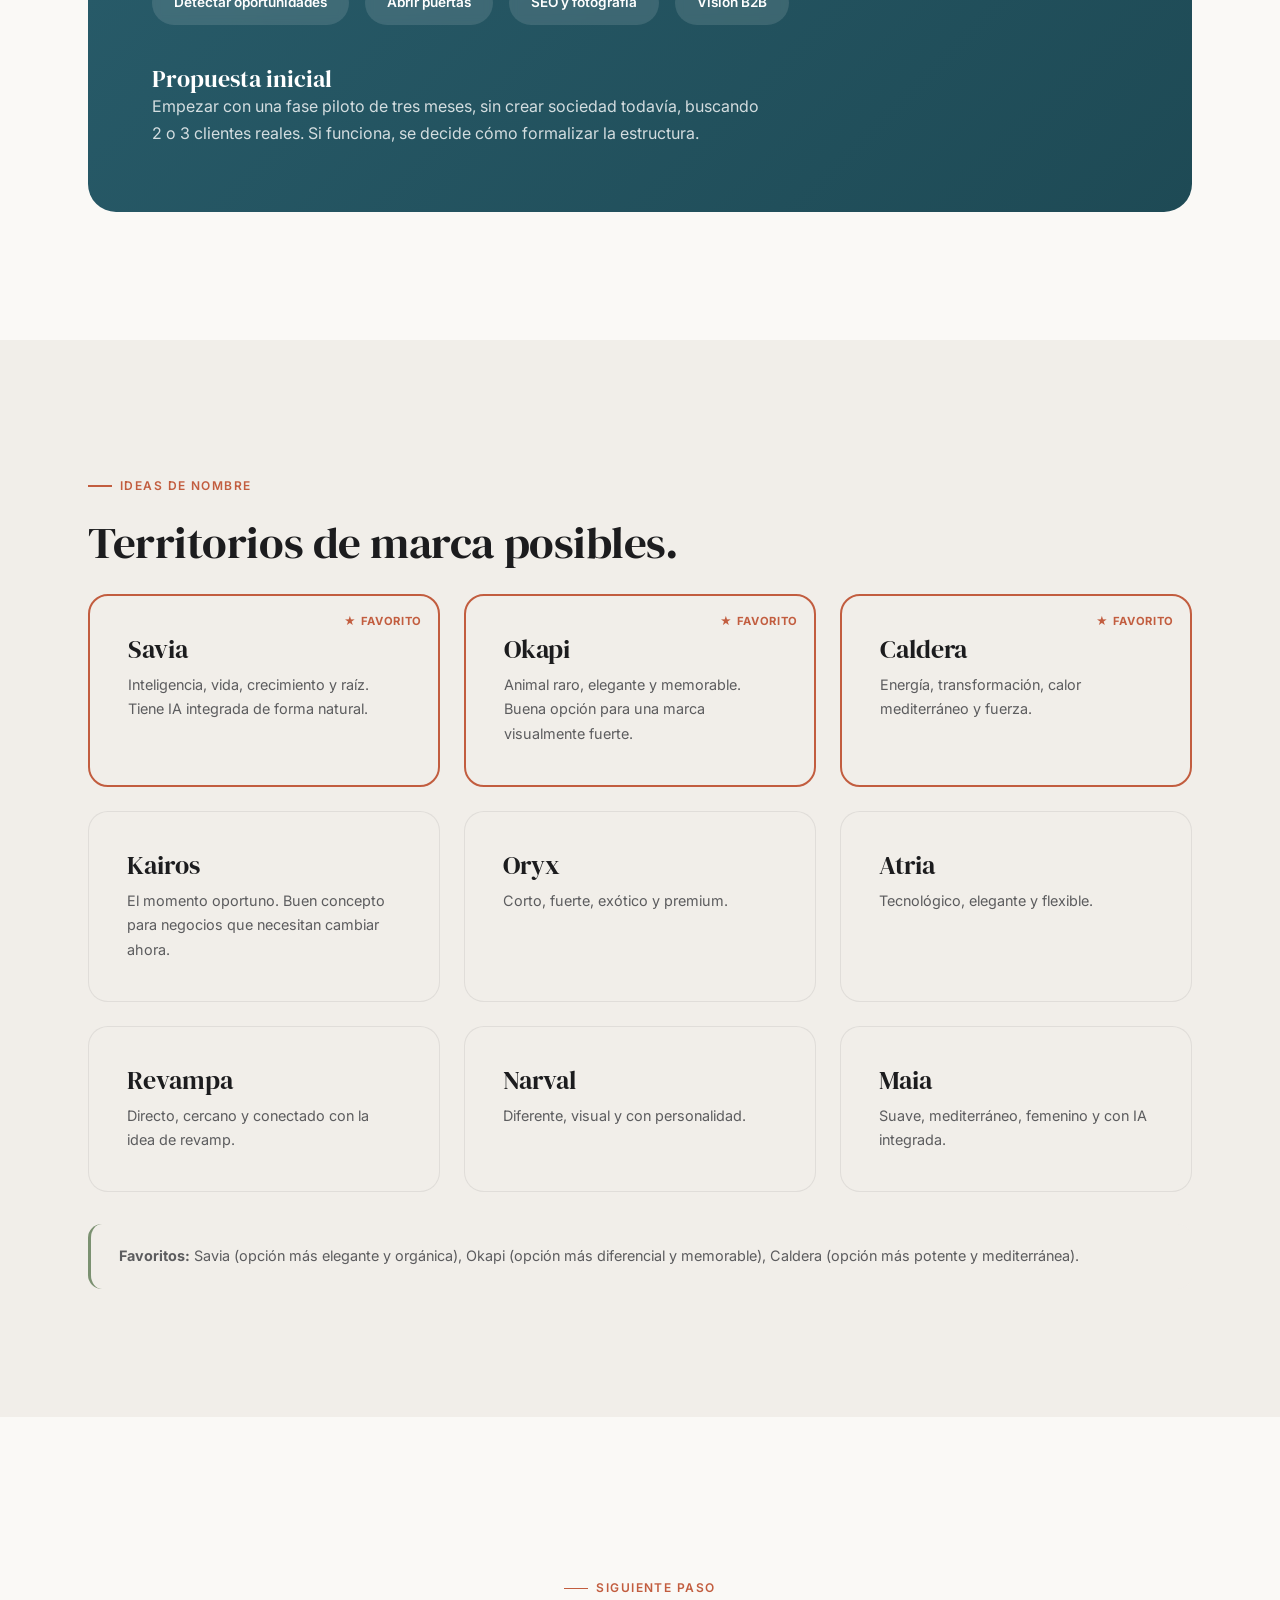
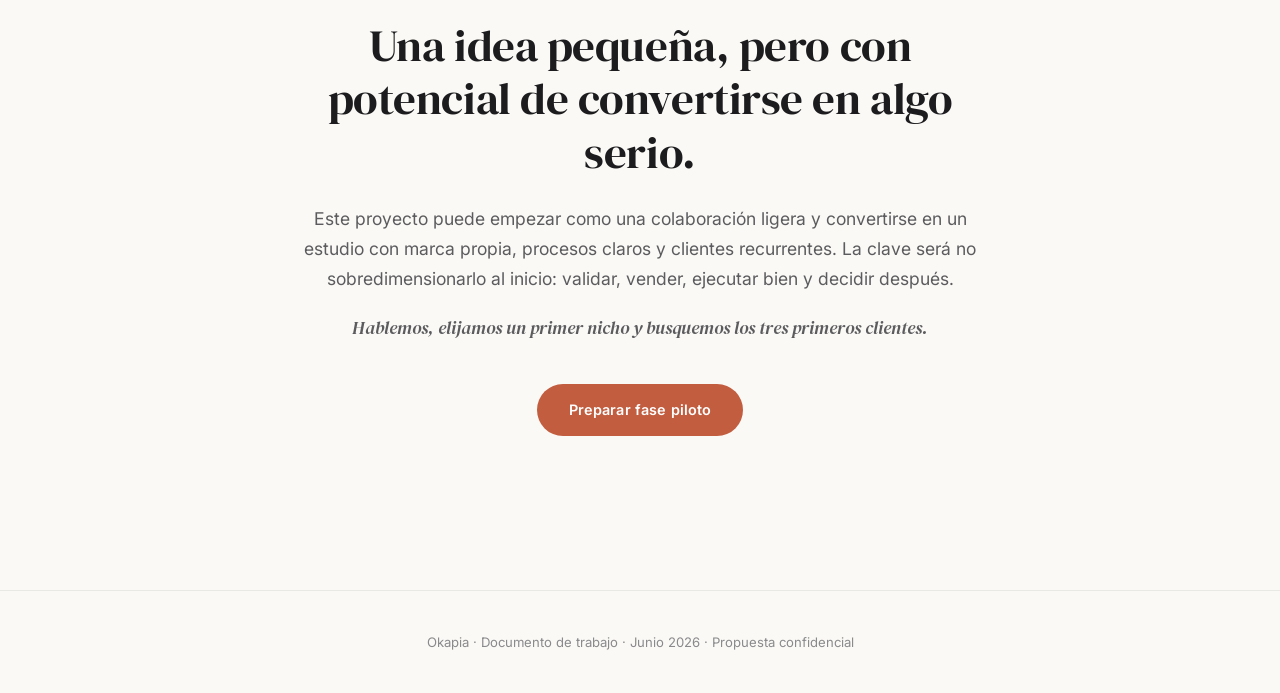
<file: propuesta.html>
<!DOCTYPE html>
<html lang="es">
<head>
<meta charset="UTF-8">
<meta name="viewport" content="width=device-width, initial-scale=1.0">
<title>Okapia · Propuesta de negocio</title>
<meta name="description" content="Propuesta para crear un estudio boutique de modernización digital para negocios reales.">
<link rel="stylesheet" href="styles.css">
<link rel="icon" type="image/svg+xml" href="favicon.svg">
<link rel="apple-touch-icon" href="favicon.svg">
</head>
<body>

<!-- NAV -->
<nav class="nav" id="nav">
<div class="container nav-inner">
<a href="#hero" class="nav-brand">Okapia<span>.</span></a>
<ul class="nav-links">
<li><a href="#oportunidad">Oportunidad</a></li>
<li><a href="#idea">La idea</a></li>
<li><a href="#equipo">Equipo</a></li>
<li><a href="#paquetes">Paquetes</a></li>
<li><a href="#piloto">Fase piloto</a></li>
<li><a href="#sergio">Para Sergio</a></li>
</ul>
<button class="nav-toggle" aria-label="Menú"><span></span><span></span><span></span></button>
</div>
</nav>

<!-- HERO -->
<section class="hero" id="hero">
<div class="container">
<div class="hero-content fade-in">
<h1>No hacemos webs. Rehacemos la forma en que los negocios se presentan, captan y <em>crecen</em>.</h1>
<p class="hero-subtitle">Una propuesta para crear un estudio boutique de modernización digital para negocios reales: web, SEO, diseño, fotografía, IA y automatización.</p>
<div class="hero-actions">
<a href="#oportunidad" class="btn btn-primary">Ver oportunidad</a>
<a href="#sergio" class="btn btn-secondary">Propuesta para Sergio</a>
</div>
<span class="hero-meta">Documento de trabajo · Nueva línea de negocio · Junio 2026</span>
</div>
</div>
</section>

<!-- OPORTUNIDAD -->
<section id="oportunidad">
<div class="container">
<div class="fade-in">
<span class="section-label">La oportunidad</span>
<h2 class="section-title">Hay negocios excelentes que parecen mediocres en internet.</h2>
<p class="section-intro">Restaurantes, alojamientos, clínicas, comercios, empresas B2B y servicios locales que funcionan bien en el mundo real, pero que pierden oportunidades por tener una web antigua, una imagen desordenada, poca visibilidad en Google o procesos manuales que podrían automatizarse.</p>
</div>
<div class="grid-3">
<div class="card fade-in"><div class="card-icon">⚡</div><h3>Webs obsoletas</h3><p>Diseños antiguos, lentos, poco claros o que no transmiten confianza. La primera impresión digital es pésima.</p></div>
<div class="card fade-in fade-in-delay-1"><div class="card-icon">🔍</div><h3>Poca visibilidad</h3><p>Negocios difíciles de encontrar, mal posicionados o con presencia local desaprovechada en Google.</p></div>
<div class="card fade-in fade-in-delay-2"><div class="card-icon">⚙️</div><h3>Procesos manuales</h3><p>Leads sin seguimiento, reservas poco fluidas, formularios inútiles o tareas repetitivas que consumen tiempo.</p></div>
</div>
</div>
</section>

<!-- LA IDEA -->
<section id="idea" style="background: var(--bg-card);">
<div class="container">
<div class="fade-in">
<span class="section-label">La idea</span>
<h2 class="section-title">Crear un estudio de revamp digital para negocios con potencial.</h2>
<p class="section-intro">La idea no es competir como una agencia más de marketing, sino crear un equipo pequeño, ágil y muy orientado a resultados visibles. Un estudio capaz de rediseñar la presencia digital de un negocio, mejorar su captación y automatizar partes clave de su operación.</p>
</div>
<div class="callout fade-in">"Hacer que negocios buenos parezcan tan buenos online como lo son en la vida real."</div>
</div>
</section>

<!-- PROPUESTA DE VALOR -->
<section id="valor">
<div class="container">
<div class="fade-in">
<span class="section-label">Propuesta de valor</span>
<h2 class="section-title">Una oferta completa, pero fácil de entender.</h2>
</div>
<div class="grid-3">
<div class="card fade-in"><div class="card-icon">🌐</div><h3>Web moderna</h3><p>Sitios rápidos, claros, bonitos y preparados para convertir visitas en contactos.</p></div>
<div class="card fade-in fade-in-delay-1"><div class="card-icon">📍</div><h3>SEO local y visibilidad</h3><p>Optimización para que el negocio aparezca mejor en búsquedas relevantes y en Google Business Profile.</p></div>
<div class="card fade-in fade-in-delay-2"><div class="card-icon">✦</div><h3>Diseño e identidad</h3><p>Mejora visual de la marca, coherencia gráfica y sensación profesional.</p></div>
<div class="card fade-in"><div class="card-icon">📷</div><h3>Fotografía y contenido</h3><p>Imágenes reales, cuidadas y comerciales para transmitir confianza.</p></div>
<div class="card fade-in fade-in-delay-1"><div class="card-icon">🤖</div><h3>IA y automatización</h3><p>Formularios inteligentes, respuestas automáticas, seguimiento de leads, CRM sencillo, emails, reservas y procesos internos.</p></div>
</div>
</div>
</section>

<!-- EQUIPO -->
<section id="equipo" class="section-dark">
<div class="container">
<div class="fade-in">
<span class="section-label">Equipo potencial</span>
<h2 class="section-title">Un equipo pequeño, complementario y con capacidad real de ejecución.</h2>
</div>
<div class="grid-4 fade-in">
<div class="card team-card"><div class="team-avatar">C</div><h3>Carlos</h3><p class="team-role">Desarrollo, IA y producto digital</p><p>Aporta experiencia técnica, desarrollo web, automatización, inteligencia artificial, visión de producto y capacidad para convertir ideas en soluciones digitales funcionales.</p></div>
<div class="card team-card"><div class="team-avatar" style="background:linear-gradient(135deg,var(--accent-petrol),var(--accent-sage))">S</div><h3>Sergio</h3><p class="team-role">Turismo, SEO, B2B y fotografía</p><p>Aporta conocimiento del sector turístico, experiencia en webs y SEO, sensibilidad comercial, fotografía y una red de contactos especialmente valiosa en Levante.</p></div>
<div class="card team-card"><div class="team-avatar" style="background:linear-gradient(135deg,var(--accent-sage),#5a7a6a)">E</div><h3>Edu</h3><p class="team-role">Diseño y dirección visual</p><p>Aporta criterio gráfico, diseño, identidad visual y capacidad para elevar la percepción premium de cada proyecto.</p></div>
<div class="card team-card"><div class="team-avatar" style="background:linear-gradient(135deg,#8a6a5e,var(--accent-terracotta))">S</div><h3>Sandra</h3><p class="team-role">Capital, estrategia y negocio</p><p>Podría participar como socia capitalista o apoyo estratégico, ayudando a dar estructura, foco y capacidad inicial al proyecto.</p></div>
</div>
<div class="note-box fade-in" style="border-left-color:rgba(255,255,255,0.2);background:rgba(255,255,255,0.04);color:rgba(250,249,246,0.65);">La propuesta inicial no exige constituir una sociedad desde el primer día. La recomendación es empezar con una fase piloto de colaboración.</div>
</div>
</section>

<!-- CLIENTES OBJETIVO -->
<section id="clientes">
<div class="container">
<div class="fade-in">
<span class="section-label">Clientes objetivo</span>
<h2 class="section-title">Dónde empezar: negocios locales con margen, imagen y necesidad clara.</h2>
</div>
<div class="sector-grid fade-in">
<span class="sector-tag">Hoteles pequeños y alojamientos boutique</span>
<span class="sector-tag">Casas rurales y villas turísticas</span>
<span class="sector-tag">Restaurantes y negocios gastronómicos</span>
<span class="sector-tag">Empresas de experiencias turísticas</span>
<span class="sector-tag">Clínicas estéticas, dentales o de salud privada</span>
<span class="sector-tag">Inmobiliarias locales</span>
<span class="sector-tag">Estudios de arquitectura e interiorismo</span>
<span class="sector-tag">Empresas de reformas premium</span>
<span class="sector-tag">Academias y centros formativos</span>
<span class="sector-tag">Empresas B2B con mala presencia digital</span>
</div>
<div class="highlight-box fade-in">
<h3>Foco inicial recomendado</h3>
<p>Levante, especialmente negocios turísticos, gastronómicos y servicios premium, aprovechando la red de contactos de Sergio.</p>
</div>
</div>
</section>

<!-- PAQUETES -->
<section id="paquetes" style="background:var(--bg-card);">
<div class="container">
<div class="fade-in">
<span class="section-label">Paquetes de servicio</span>
<h2 class="section-title">Tres formas sencillas de vender la transformación.</h2>
</div>
<div class="grid-3 fade-in">
<div class="card pricing-card">
<span class="pricing-badge">Esencial</span>
<div class="pricing-name">Revamp Express</div>
<div class="pricing-price">900 – 1.800 €</div>
<p class="pricing-desc">Para negocios sin web o con una presencia muy básica.</p>
<ul class="pricing-features">
<li>Landing o web sencilla</li>
<li>Copy comercial</li>
<li>SEO básico</li>
<li>Google Business Profile</li>
<li>Formulario, WhatsApp o reserva</li>
<li>Analítica básica</li>
</ul>
</div>
<div class="card pricing-card featured">
<span class="pricing-badge">Recomendado</span>
<div class="pricing-name">Revamp Pro</div>
<div class="pricing-price" style="color:var(--accent-terracotta-light);">2.500 – 5.000 €</div>
<p class="pricing-desc">Para negocios que necesitan una renovación completa y más seria.</p>
<ul class="pricing-features">
<li>Web de 4–6 secciones</li>
<li>Diseño visual más cuidado</li>
<li>Fotografía profesional</li>
<li>SEO local</li>
<li>Automatizaciones básicas</li>
<li>Preparación para campañas</li>
</ul>
</div>
<div class="card pricing-card">
<span class="pricing-badge">Premium</span>
<div class="pricing-name">Growth System</div>
<div class="pricing-price">5.000 – 10.000 € + mensualidad</div>
<p class="pricing-desc">Para negocios con potencial de crecimiento y necesidad de sistema comercial.</p>
<ul class="pricing-features">
<li>Web premium</li>
<li>SEO y contenidos</li>
<li>CRM sencillo</li>
<li>Automatizaciones con IA</li>
<li>Captación de leads</li>
<li>Dashboard básico</li>
<li>Mantenimiento mensual</li>
</ul>
</div>
</div>
<div class="callout fade-in">"El objetivo no es vender horas. Es vender claridad, presencia, captación y eficiencia."</div>
</div>
</section>

<!-- MODELO DE INGRESOS -->
<section id="ingresos">
<div class="container">
<div class="fade-in">
<span class="section-label">Modelo de ingresos</span>
<h2 class="section-title">Un modelo que combine proyectos cerrados y recurrencia.</h2>
<p class="section-intro">El negocio debería evitar depender solo de proyectos puntuales. La clave será combinar ingresos de setup con servicios mensuales.</p>
</div>
<div class="revenue-grid fade-in">
<div class="revenue-block revenue-project">
<h4>Ingresos por proyecto</h4>
<ul><li>Diseño y desarrollo web</li><li>Fotografía</li><li>Identidad visual</li><li>SEO inicial</li><li>Automatizaciones</li></ul>
</div>
<div class="revenue-block revenue-recurring">
<h4>Ingresos recurrentes</h4>
<ul><li>Mantenimiento web</li><li>SEO mensual</li><li>Contenidos</li><li>Automatizaciones</li><li>Analítica y soporte</li><li>Mejoras continuas</li></ul>
</div>
</div>
<div class="highlight-box fade-in"><h3>Objetivo inicial</h3><p>Cerrar 3 clientes piloto en 3 meses para validar precio, proceso, roles y rentabilidad.</p></div>
</div>
</section>

<!-- FORTALEZAS -->
<section id="fortalezas" style="background:var(--bg-card);">
<div class="container">
<div class="fade-in">
<span class="section-label">Fortalezas</span>
<h2 class="section-title">Puntos fuertes de la oportunidad.</h2>
</div>
<div class="strength-grid fade-in">
<div class="strength-item"><span class="strength-check">✓</span>Equipo complementario con perfiles que se refuerzan</div>
<div class="strength-item"><span class="strength-check">✓</span>Contactos reales en Levante</div>
<div class="strength-item"><span class="strength-check">✓</span>Capacidad técnica y creativa combinada</div>
<div class="strength-item"><span class="strength-check">✓</span>Mercado amplio con necesidad fácil de detectar</div>
<div class="strength-item"><span class="strength-check">✓</span>Ticket medio superior al de una web básica</div>
<div class="strength-item"><span class="strength-check">✓</span>Posibilidad de ingresos recurrentes</div>
<div class="strength-item"><span class="strength-check">✓</span>Diferenciación mediante IA y automatización</div>
<div class="strength-item"><span class="strength-check">✓</span>Buena entrada en sectores turísticos y premium</div>
<div class="strength-item"><span class="strength-check">✓</span>Posibilidad de construir una marca con personalidad</div>
<div class="strength-item"><span class="strength-check">✓</span>Modelo escalable si se valida bien desde el inicio</div>
</div>
</div>
</section>

<!-- RIESGOS -->
<section id="riesgos">
<div class="container">
<div class="fade-in">
<span class="section-label">Debilidades y riesgos</span>
<h2 class="section-title">Lo que hay que mirar de frente.</h2>
</div>
<div class="grid-3 fade-in">
<div class="card risk-card"><span class="risk-number">Riesgo 01</span><h3>Mercado saturado</h3><p>Hay muchas agencias y freelancers haciendo webs. Habrá que diferenciarse por enfoque, calidad, proceso y discurso.</p></div>
<div class="card risk-card"><span class="risk-number">Riesgo 02</span><h3>Poca cultura digital</h3><p>Algunas pymes no entienden el valor o comparan solo por precio. El discurso debe ser muy claro.</p></div>
<div class="card risk-card"><span class="risk-number">Riesgo 03</span><h3>Dispersión inicial</h3><p>Si se ofrecen demasiadas cosas desde el inicio, el proyecto puede perder foco y capacidad de entrega.</p></div>
<div class="card risk-card"><span class="risk-number">Riesgo 04</span><h3>Falta de estructura comercial</h3><p>Los contactos ayudan, pero harán falta procesos de venta, seguimiento y propuesta.</p></div>
<div class="card risk-card"><span class="risk-number">Riesgo 05</span><h3>Dependencia de personas</h3><p>Si cada proyecto depende demasiado de uno de los socios, será difícil escalar.</p></div>
<div class="card risk-card"><span class="risk-number">Riesgo 06</span><h3>Confusión societaria</h3><p>Meter socios demasiado pronto puede complicar el proyecto antes de validar ventas reales.</p></div>
</div>
<div class="note-box fade-in">La recomendación es validar antes de formalizar.</div>
</div>
</section>

<!-- FASE PILOTO -->
<section id="piloto" class="section-dark">
<div class="container">
<div class="fade-in">
<span class="section-label">Fase piloto</span>
<h2 class="section-title">Propuesta: probar antes de construir demasiado.</h2>
</div>
<div class="timeline fade-in">
<div class="timeline-item"><div class="timeline-dot">01</div><span class="timeline-phase">Días 1–15 · Definición</span><h3>Preparar el terreno</h3>
<ul class="timeline-list"><li>Elegir nombre provisional</li><li>Crear landing propia</li><li>Definir paquetes</li><li>Preparar portfolio o demos</li><li>Crear lista de 30 negocios objetivo</li></ul></div>
<div class="timeline-item"><div class="timeline-dot">02</div><span class="timeline-phase">Días 16–45 · Prospección</span><h3>Abrir conversaciones</h3>
<ul class="timeline-list"><li>Contactar negocios de la red de Sergio</li><li>Auditar webs antiguas</li><li>Preparar propuestas personalizadas</li><li>Ofrecer 3 pilotos con precio atractivo pero no regalado</li></ul></div>
<div class="timeline-item"><div class="timeline-dot">03</div><span class="timeline-phase">Días 46–75 · Ejecución</span><h3>Entregar y aprender</h3>
<ul class="timeline-list"><li>Ejecutar 1–3 proyectos</li><li>Medir tiempos reales</li><li>Ajustar precios</li><li>Documentar proceso</li><li>Crear casos de estudio</li></ul></div>
<div class="timeline-item"><div class="timeline-dot">04</div><span class="timeline-phase">Días 76–90 · Decisión</span><h3>Evaluar y decidir</h3>
<ul class="timeline-list"><li>Revisar ventas y margen</li><li>Revisar química del equipo</li><li>Decidir si crear marca formal, sociedad o colaboración estable</li></ul></div>
</div>
</div>
</section>

<!-- ACCIONES -->
<section id="acciones">
<div class="container">
<div class="fade-in">
<span class="section-label">Acciones inmediatas</span>
<h2 class="section-title">Qué habría que hacer ahora.</h2>
</div>
<ul class="checklist fade-in">
<li>Elegir 3 posibles nombres</li>
<li>Comprar dominio si hay uno claro</li>
<li>Crear una landing comercial</li>
<li>Preparar una demo de web para negocio turístico</li>
<li>Crear una auditoría tipo de "web mejorable"</li>
<li>Listar 30 negocios de Levante</li>
<li>Definir un email o mensaje de prospección</li>
<li>Preparar una oferta piloto</li>
<li>Acordar reparto económico por proyecto</li>
<li>Revisar herramientas necesarias</li>
<li>Definir proceso de entrega</li>
</ul>
</div>
</section>

<!-- SERGIO -->
<section id="sergio">
<div class="container">
<div class="fade-in">
<div class="sergio-highlight">
<span class="section-label" style="color:rgba(255,255,255,0.5);">Propuesta para Sergio</span>
<h2>Sergio: por qué tiene sentido hablar de esto contigo.</h2>
<p>La idea tiene sentido especialmente contigo porque une tres cosas: conocimiento del sector turístico, capacidad de detectar oportunidades digitales y acceso a contactos reales. No se trata solo de vender webs, sino de abrir conversaciones con negocios que ya tienen actividad, pero necesitan una presencia digital más profesional.</p>
<div class="sergio-roles">
<span class="sergio-role">Detectar oportunidades</span>
<span class="sergio-role">Abrir puertas</span>
<span class="sergio-role">SEO y fotografía</span>
<span class="sergio-role">Visión B2B</span>
</div>
<h3 style="margin-top:40px;">Propuesta inicial</h3>
<p>Empezar con una fase piloto de tres meses, sin crear sociedad todavía, buscando 2 o 3 clientes reales. Si funciona, se decide cómo formalizar la estructura.</p>
</div>
</div>
</div>
</section>

<!-- NOMBRES -->
<section id="nombres" style="background:var(--bg-card);">
<div class="container">
<div class="fade-in">
<span class="section-label">Ideas de nombre</span>
<h2 class="section-title">Territorios de marca posibles.</h2>
</div>
<div class="grid-3 fade-in">
<div class="card name-card favorite" style="position:relative;"><h3>Savia</h3><p>Inteligencia, vida, crecimiento y raíz. Tiene IA integrada de forma natural.</p></div>
<div class="card name-card favorite" style="position:relative;"><h3>Okapi</h3><p>Animal raro, elegante y memorable. Buena opción para una marca visualmente fuerte.</p></div>
<div class="card name-card favorite" style="position:relative;"><h3>Caldera</h3><p>Energía, transformación, calor mediterráneo y fuerza.</p></div>
<div class="card name-card"><h3>Kairos</h3><p>El momento oportuno. Buen concepto para negocios que necesitan cambiar ahora.</p></div>
<div class="card name-card"><h3>Oryx</h3><p>Corto, fuerte, exótico y premium.</p></div>
<div class="card name-card"><h3>Atria</h3><p>Tecnológico, elegante y flexible.</p></div>
<div class="card name-card"><h3>Revampa</h3><p>Directo, cercano y conectado con la idea de revamp.</p></div>
<div class="card name-card"><h3>Narval</h3><p>Diferente, visual y con personalidad.</p></div>
<div class="card name-card"><h3>Maia</h3><p>Suave, mediterráneo, femenino y con IA integrada.</p></div>
</div>
<div class="note-box fade-in" style="margin-top:32px;">
<strong>Favoritos:</strong> Savia (opción más elegante y orgánica), Okapi (opción más diferencial y memorable), Caldera (opción más potente y mediterránea).
</div>
</div>
</section>

<!-- CIERRE / CTA -->
<section class="cta-section" id="cierre">
<div class="container">
<div class="fade-in">
<span class="section-label" style="justify-content:center;">Siguiente paso</span>
<h2>Una idea pequeña, pero con potencial de convertirse en algo serio.</h2>
<p class="section-intro" style="margin:0 auto 20px;text-align:center;">Este proyecto puede empezar como una colaboración ligera y convertirse en un estudio con marca propia, procesos claros y clientes recurrentes. La clave será no sobredimensionarlo al inicio: validar, vender, ejecutar bien y decidir después.</p>
<p class="text-secondary" style="text-align:center;margin:0 auto 40px;font-size:1.1rem;font-family:var(--font-display);font-style:italic;">Hablemos, elijamos un primer nicho y busquemos los tres primeros clientes.</p>
<a href="#sergio" class="btn btn-accent">Preparar fase piloto</a>
</div>
</div>
</section>

<!-- FOOTER -->
<footer class="footer">
<div class="container">
<p>Okapia · Documento de trabajo · Junio 2026 · Propuesta confidencial</p>
</div>
</footer>

<script src="script.js"></script>
</body>
</html>
</file>
<file: styles.css>
/* ===== OKAPIA — Design System ===== */
@import url('https://fonts.googleapis.com/css2?family=DM+Serif+Display:ital@0;1&family=Inter:wght@300;400;500;600;700&display=swap');

:root {
  --bg-main: #FAF9F6;
  --bg-card: #F1EEE9;
  --bg-card-alt: #E8E4DD;
  --bg-dark: #1C1C1E;
  --bg-dark-card: #2A2A2E;
  --text-primary: #1C1C1E;
  --text-secondary: #5C5C5E;
  --text-muted: #8A8A8C;
  --text-on-dark: #FAF9F6;
  --accent-terracotta: #C25D3F;
  --accent-terracotta-light: #D4785E;
  --accent-petrol: #2A5F6E;
  --accent-sage: #7B9171;
  --accent-sage-light: #A3B497;
  --border-light: rgba(28,28,30,0.08);
  --border-medium: rgba(28,28,30,0.12);
  --radius-sm: 8px;
  --radius-md: 14px;
  --radius-lg: 20px;
  --radius-xl: 28px;
  --shadow-sm: 0 1px 3px rgba(0,0,0,0.04);
  --shadow-md: 0 4px 20px rgba(0,0,0,0.06);
  --shadow-lg: 0 8px 40px rgba(0,0,0,0.08);
  --shadow-hover: 0 12px 48px rgba(0,0,0,0.12);
  --font-display: 'DM Serif Display', Georgia, serif;
  --font-body: 'Inter', -apple-system, sans-serif;
  --transition-base: 0.3s cubic-bezier(0.4, 0, 0.2, 1);
  --transition-spring: 0.5s cubic-bezier(0.34, 1.56, 0.64, 1);
  --max-width: 1200px;
  --section-padding: clamp(80px, 10vw, 140px);
}

*, *::before, *::after { box-sizing: border-box; margin: 0; padding: 0; }

html { scroll-behavior: smooth; font-size: 16px; }

body {
  font-family: var(--font-body);
  background: var(--bg-main);
  color: var(--text-primary);
  line-height: 1.7;
  font-weight: 400;
  -webkit-font-smoothing: antialiased;
  overflow-x: hidden;
}

/* ===== TYPOGRAPHY ===== */
h1, h2, h3, h4 { font-family: var(--font-display); font-weight: 400; line-height: 1.2; }
h1 { font-size: clamp(2.4rem, 5vw, 3.8rem); letter-spacing: -0.02em; }
h2 { font-size: clamp(1.8rem, 3.5vw, 2.8rem); letter-spacing: -0.01em; }
h3 { font-size: clamp(1.2rem, 2vw, 1.5rem); }
h4 { font-size: 1.1rem; }

p { max-width: 680px; }
.text-secondary { color: var(--text-secondary); }
.text-muted { color: var(--text-muted); font-size: 0.9rem; }

.section-label {
  display: inline-flex; align-items: center; gap: 8px;
  font-size: 0.75rem; font-weight: 600; letter-spacing: 0.12em;
  text-transform: uppercase; color: var(--accent-terracotta);
  margin-bottom: 20px;
}
.section-label::before {
  content: ''; display: block; width: 24px; height: 1.5px;
  background: var(--accent-terracotta);
}

.section-title { margin-bottom: 24px; }
.section-intro { font-size: 1.1rem; color: var(--text-secondary); margin-bottom: 48px; max-width: 700px; }

/* ===== CONTAINER ===== */
.container { width: 100%; max-width: var(--max-width); margin: 0 auto; padding: 0 clamp(20px, 4vw, 48px); }

section { padding: var(--section-padding) 0; }

/* ===== NAVIGATION ===== */
.nav {
  position: fixed; top: 0; left: 0; right: 0; z-index: 1000;
  padding: 16px 0; transition: var(--transition-base);
  background: rgba(250,249,246,0.85); backdrop-filter: blur(20px);
  -webkit-backdrop-filter: blur(20px); border-bottom: 1px solid transparent;
}
.nav.scrolled { padding: 10px 0; border-bottom-color: var(--border-light); }
.nav-inner { display: flex; justify-content: space-between; align-items: center; }
.nav-brand {
  font-family: var(--font-display); font-size: 1.4rem;
  color: var(--text-primary); text-decoration: none;
}
.nav-brand span { color: var(--accent-terracotta); }
.nav-links { display: flex; gap: 32px; list-style: none; }
.nav-links a {
  text-decoration: none; color: var(--text-secondary);
  font-size: 0.85rem; font-weight: 500; letter-spacing: 0.02em;
  transition: var(--transition-base); position: relative;
}
.nav-links a::after {
  content: ''; position: absolute; bottom: -4px; left: 0;
  width: 0; height: 1.5px; background: var(--accent-terracotta);
  transition: var(--transition-base);
}
.nav-links a:hover { color: var(--text-primary); }
.nav-links a:hover::after { width: 100%; }

.nav-toggle {
  display: none; background: none; border: none; cursor: pointer;
  width: 28px; height: 20px; position: relative; z-index: 1001;
}
.nav-toggle span {
  display: block; width: 100%; height: 2px; background: var(--text-primary);
  transition: var(--transition-base); position: absolute; left: 0;
}
.nav-toggle span:nth-child(1) { top: 0; }
.nav-toggle span:nth-child(2) { top: 9px; }
.nav-toggle span:nth-child(3) { top: 18px; }
.nav-toggle.active span:nth-child(1) { top: 9px; transform: rotate(45deg); }
.nav-toggle.active span:nth-child(2) { opacity: 0; }
.nav-toggle.active span:nth-child(3) { top: 9px; transform: rotate(-45deg); }

/* ===== HERO ===== */
.hero {
  min-height: 100vh; display: flex; align-items: center;
  padding-top: 100px; position: relative; overflow: hidden;
}
.hero::before {
  content: ''; position: absolute; top: -20%; right: -10%;
  width: 600px; height: 600px; border-radius: 50%;
  background: radial-gradient(circle, rgba(194,93,63,0.06) 0%, transparent 70%);
  pointer-events: none;
}
.hero::after {
  content: ''; position: absolute; bottom: -10%; left: -5%;
  width: 400px; height: 400px; border-radius: 50%;
  background: radial-gradient(circle, rgba(42,95,110,0.05) 0%, transparent 70%);
  pointer-events: none;
}
.hero-content { position: relative; z-index: 1; max-width: 820px; }
.hero h1 { margin-bottom: 28px; }
.hero h1 em { font-style: italic; color: var(--accent-terracotta); }
.hero-subtitle {
  font-size: clamp(1.05rem, 1.8vw, 1.2rem);
  color: var(--text-secondary); margin-bottom: 40px; max-width: 640px; line-height: 1.8;
}
.hero-actions { display: flex; gap: 16px; flex-wrap: wrap; margin-bottom: 48px; }
.hero-meta {
  font-size: 0.8rem; color: var(--text-muted);
  letter-spacing: 0.04em; font-weight: 500;
  padding-top: 32px; border-top: 1px solid var(--border-light);
  display: inline-block;
}

/* ===== BUTTONS ===== */
.btn {
  display: inline-flex; align-items: center; gap: 8px;
  padding: 14px 32px; border-radius: 60px; font-size: 0.9rem;
  font-weight: 600; font-family: var(--font-body);
  text-decoration: none; cursor: pointer; border: none;
  transition: var(--transition-base); letter-spacing: 0.01em;
}
.btn-primary {
  background: var(--text-primary); color: var(--bg-main);
}
.btn-primary:hover { background: var(--accent-terracotta); transform: translateY(-2px); box-shadow: var(--shadow-md); }
.btn-secondary {
  background: transparent; color: var(--text-primary);
  border: 1.5px solid var(--border-medium);
}
.btn-secondary:hover { border-color: var(--accent-terracotta); color: var(--accent-terracotta); transform: translateY(-2px); }
.btn-accent {
  background: var(--accent-terracotta); color: white;
}
.btn-accent:hover { background: var(--accent-terracotta-light); transform: translateY(-2px); box-shadow: var(--shadow-md); }

/* ===== CARDS ===== */
.card {
  background: var(--bg-card); border-radius: var(--radius-lg);
  padding: clamp(28px, 3vw, 40px); transition: var(--transition-base);
  border: 1px solid var(--border-light);
}
.card:hover { transform: translateY(-4px); box-shadow: var(--shadow-hover); border-color: var(--border-medium); }
.card-icon {
  width: 48px; height: 48px; border-radius: var(--radius-sm);
  background: var(--bg-main); display: flex; align-items: center;
  justify-content: center; margin-bottom: 20px; font-size: 1.3rem;
}
.card h3 { margin-bottom: 12px; }
.card p { color: var(--text-secondary); font-size: 0.95rem; }

/* ===== GRIDS ===== */
.grid-2 { display: grid; grid-template-columns: repeat(2, 1fr); gap: 24px; }
.grid-3 { display: grid; grid-template-columns: repeat(3, 1fr); gap: 24px; }
.grid-4 { display: grid; grid-template-columns: repeat(4, 1fr); gap: 20px; }

/* ===== HIGHLIGHT BOX ===== */
.highlight-box {
  background: var(--bg-dark); color: var(--text-on-dark);
  border-radius: var(--radius-lg); padding: clamp(32px, 4vw, 56px);
  margin-top: 48px; position: relative; overflow: hidden;
}
.highlight-box::before {
  content: ''; position: absolute; top: 0; right: 0;
  width: 300px; height: 300px; border-radius: 50%;
  background: radial-gradient(circle, rgba(194,93,63,0.15) 0%, transparent 70%);
}
.highlight-box p { color: rgba(250,249,246,0.75); max-width: 600px; }
.highlight-box h3 { color: var(--text-on-dark); margin-bottom: 16px; }

/* ===== QUOTE / CALLOUT ===== */
.callout {
  font-family: var(--font-display); font-size: clamp(1.3rem, 2.5vw, 1.8rem);
  font-style: italic; color: var(--accent-terracotta);
  border-left: 3px solid var(--accent-terracotta);
  padding: 16px 0 16px 28px; margin: 48px 0; max-width: 700px;
}

/* ===== DARK SECTION ===== */
.section-dark {
  background: var(--bg-dark); color: var(--text-on-dark);
}
.section-dark .section-label { color: var(--accent-terracotta-light); }
.section-dark .section-label::before { background: var(--accent-terracotta-light); }
.section-dark .section-intro { color: rgba(250,249,246,0.65); }
.section-dark .card { background: var(--bg-dark-card); border-color: rgba(255,255,255,0.06); }
.section-dark .card:hover { border-color: rgba(255,255,255,0.12); }
.section-dark .card p { color: rgba(250,249,246,0.6); }
.section-dark .card h3 { color: var(--text-on-dark); }
.section-dark .card-icon { background: rgba(255,255,255,0.06); }
.section-dark .text-secondary { color: rgba(250,249,246,0.6); }

/* ===== TEAM CARDS ===== */
.team-card {
  text-align: center; padding: clamp(32px, 3vw, 48px) clamp(24px, 2vw, 32px);
}
.team-avatar {
  width: 72px; height: 72px; border-radius: 50%;
  background: linear-gradient(135deg, var(--accent-terracotta), var(--accent-petrol));
  margin: 0 auto 20px; display: flex; align-items: center;
  justify-content: center; font-family: var(--font-display);
  font-size: 1.4rem; color: white;
}
.team-role {
  font-size: 0.8rem; font-weight: 600; letter-spacing: 0.08em;
  text-transform: uppercase; color: var(--accent-terracotta);
  margin-bottom: 12px;
}

/* ===== PRICING CARDS ===== */
.pricing-card { position: relative; overflow: hidden; }
.pricing-card.featured {
  background: var(--bg-dark); color: var(--text-on-dark);
  border-color: transparent;
}
.pricing-card.featured p { color: rgba(250,249,246,0.65); }
.pricing-card.featured .pricing-badge {
  background: var(--accent-terracotta); color: white;
}
.pricing-badge {
  display: inline-block; padding: 4px 14px; border-radius: 60px;
  font-size: 0.72rem; font-weight: 700; letter-spacing: 0.06em;
  text-transform: uppercase; background: var(--bg-card-alt);
  margin-bottom: 16px;
}
.pricing-name {
  font-family: var(--font-display); font-size: 1.5rem; margin-bottom: 8px;
}
.pricing-price {
  font-size: 1.1rem; font-weight: 700; color: var(--accent-terracotta);
  margin-bottom: 16px;
}
.pricing-desc { font-size: 0.92rem; margin-bottom: 24px; }
.pricing-features { list-style: none; }
.pricing-features li {
  padding: 8px 0; font-size: 0.88rem; color: var(--text-secondary);
  border-top: 1px solid var(--border-light); display: flex; align-items: center; gap: 10px;
}
.pricing-card.featured .pricing-features li {
  color: rgba(250,249,246,0.65);
  border-top-color: rgba(255,255,255,0.08);
}
.pricing-features li::before { content: '→'; color: var(--accent-terracotta); font-weight: 600; }

/* ===== SECTOR TAGS ===== */
.sector-grid { display: flex; flex-wrap: wrap; gap: 12px; margin-bottom: 40px; }
.sector-tag {
  padding: 12px 24px; border-radius: 60px;
  background: var(--bg-card); border: 1px solid var(--border-light);
  font-size: 0.9rem; font-weight: 500; color: var(--text-primary);
  transition: var(--transition-base); cursor: default;
}
.sector-tag:hover { background: var(--text-primary); color: var(--bg-main); transform: translateY(-2px); }

/* ===== TIMELINE ===== */
.timeline { position: relative; padding-left: 40px; }
.timeline::before {
  content: ''; position: absolute; left: 14px; top: 0;
  bottom: 0; width: 2px; background: var(--border-medium);
}
.timeline-item { position: relative; margin-bottom: 48px; }
.timeline-dot {
  position: absolute; left: -40px; top: 4px;
  width: 28px; height: 28px; border-radius: 50%;
  background: var(--bg-main); border: 2px solid var(--accent-terracotta);
  display: flex; align-items: center; justify-content: center;
  font-size: 0.65rem; font-weight: 700; color: var(--accent-terracotta); z-index: 1;
}
.timeline-phase {
  font-size: 0.75rem; font-weight: 600; letter-spacing: 0.08em;
  text-transform: uppercase; color: var(--accent-terracotta); margin-bottom: 8px;
}
.timeline-item h3 { margin-bottom: 16px; }
.timeline-list { list-style: none; }
.timeline-list li {
  padding: 6px 0; padding-left: 20px; position: relative;
  font-size: 0.92rem; color: var(--text-secondary);
}
.timeline-list li::before {
  content: ''; position: absolute; left: 0; top: 14px;
  width: 6px; height: 6px; border-radius: 50%;
  background: var(--accent-sage);
}

/* ===== CHECKLIST ===== */
.checklist { list-style: none; max-width: 640px; }
.checklist li {
  padding: 14px 0; border-bottom: 1px solid var(--border-light);
  font-size: 0.95rem; display: flex; align-items: flex-start; gap: 14px;
}
.checklist li::before {
  content: '☐'; flex-shrink: 0; font-size: 1.1rem;
  color: var(--accent-terracotta); margin-top: -1px;
}

/* ===== NAME CARDS ===== */
.name-card h3 { font-size: 1.6rem; margin-bottom: 8px; }
.name-card p { font-size: 0.9rem; }
.name-card.favorite { border-color: var(--accent-terracotta); border-width: 2px; }
.name-card.favorite::after {
  content: '★ Favorito'; position: absolute; top: 16px; right: 16px;
  font-size: 0.7rem; font-weight: 700; letter-spacing: 0.06em;
  text-transform: uppercase; color: var(--accent-terracotta);
}

/* ===== REVENUE BLOCKS ===== */
.revenue-grid { display: grid; grid-template-columns: 1fr 1fr; gap: 24px; margin: 32px 0; }
.revenue-block { padding: 32px; border-radius: var(--radius-lg); }
.revenue-block h4 { margin-bottom: 16px; font-size: 1.1rem; }
.revenue-block ul { list-style: none; }
.revenue-block ul li {
  padding: 8px 0; font-size: 0.9rem; color: var(--text-secondary);
  display: flex; align-items: center; gap: 10px;
}
.revenue-block ul li::before { content: '·'; font-size: 1.4rem; color: var(--accent-terracotta); font-weight: 700; }
.revenue-project { background: var(--bg-card); }
.revenue-recurring { background: var(--bg-dark); color: var(--text-on-dark); }
.revenue-recurring h4 { color: var(--text-on-dark); }
.revenue-recurring ul li { color: rgba(250,249,246,0.65); }

/* ===== STRENGTHS ===== */
.strength-grid { display: grid; grid-template-columns: repeat(2, 1fr); gap: 16px; }
.strength-item {
  display: flex; align-items: flex-start; gap: 14px;
  padding: 20px; border-radius: var(--radius-md);
  background: var(--bg-card); border: 1px solid var(--border-light);
  transition: var(--transition-base); font-size: 0.92rem;
}
.strength-item:hover { transform: translateX(4px); border-color: var(--accent-sage); }
.strength-check { color: var(--accent-sage); font-size: 1.1rem; flex-shrink: 0; margin-top: 1px; }

/* ===== RISK CARDS ===== */
.risk-card { position: relative; padding-left: 20px; }
.risk-card::before {
  content: ''; position: absolute; left: 0; top: 0; bottom: 0;
  width: 3px; border-radius: 3px; background: var(--accent-terracotta);
}
.risk-number {
  font-size: 0.7rem; font-weight: 700; letter-spacing: 0.06em;
  color: var(--accent-terracotta); margin-bottom: 8px;
}

/* ===== SERGIO SECTION ===== */
.sergio-highlight {
  background: linear-gradient(135deg, var(--accent-petrol), #1e4a55);
  color: white; border-radius: var(--radius-xl);
  padding: clamp(40px, 5vw, 72px); position: relative; overflow: hidden;
}
.sergio-highlight::before {
  content: ''; position: absolute; top: -50%; right: -20%;
  width: 500px; height: 500px; border-radius: 50%;
  background: radial-gradient(circle, rgba(255,255,255,0.06) 0%, transparent 70%);
}
.sergio-highlight h2 { color: white; margin-bottom: 24px; }
.sergio-highlight p { color: rgba(255,255,255,0.8); max-width: 620px; }
.sergio-roles {
  display: flex; gap: 16px; flex-wrap: wrap; margin: 32px 0;
}
.sergio-role {
  padding: 10px 22px; border-radius: 60px;
  background: rgba(255,255,255,0.12); color: white;
  font-size: 0.85rem; font-weight: 600; backdrop-filter: blur(4px);
}

/* ===== CTA SECTION ===== */
.cta-section {
  text-align: center; padding: clamp(100px, 12vw, 160px) 0;
}
.cta-section h2 { max-width: 700px; margin: 0 auto 24px; }
.cta-section p { margin: 0 auto 40px; text-align: center; }

/* ===== FOOTER ===== */
.footer {
  padding: 40px 0; border-top: 1px solid var(--border-light);
  text-align: center;
}
.footer p { font-size: 0.82rem; color: var(--text-muted); margin: 0 auto; }

/* ===== FADE IN ANIMATION ===== */
.fade-in {
  opacity: 0; transform: translateY(24px);
  transition: opacity 0.7s ease, transform 0.7s ease;
}
.fade-in.visible { opacity: 1; transform: translateY(0); }
.fade-in-delay-1 { transition-delay: 0.1s; }
.fade-in-delay-2 { transition-delay: 0.2s; }
.fade-in-delay-3 { transition-delay: 0.3s; }

/* ===== DIVIDER ===== */
.section-divider {
  width: 60px; height: 3px; border-radius: 3px;
  background: var(--accent-terracotta); margin: 0 0 48px;
}

/* ===== NOTE BOX ===== */
.note-box {
  background: var(--bg-card); border-radius: var(--radius-md);
  padding: 20px 28px; font-size: 0.9rem; color: var(--text-secondary);
  border-left: 3px solid var(--accent-sage); margin-top: 32px;
}

/* ===== RESPONSIVE ===== */
@media (max-width: 1024px) {
  .grid-3 { grid-template-columns: repeat(2, 1fr); }
  .grid-4 { grid-template-columns: repeat(2, 1fr); }
  .strength-grid { grid-template-columns: 1fr; }
}

@media (max-width: 768px) {
  .nav-links {
    position: fixed; top: 0; right: -100%; width: 80%; max-width: 320px;
    height: 100vh; background: var(--bg-main); flex-direction: column;
    padding: 100px 40px 40px; gap: 24px;
    transition: var(--transition-base); box-shadow: var(--shadow-lg);
  }
  .nav-links.open { right: 0; }
  .nav-links a { font-size: 1.1rem; }
  .nav-toggle { display: block; }

  .grid-2, .grid-3, .grid-4 { grid-template-columns: 1fr; }
  .revenue-grid { grid-template-columns: 1fr; }
  .hero-actions { flex-direction: column; }
  .hero-actions .btn { text-align: center; justify-content: center; }
  .sergio-roles { flex-direction: column; align-items: flex-start; }
}

@media (max-width: 480px) {
  :root { --section-padding: 60px; }
  h1 { font-size: 2rem; }
  .callout { font-size: 1.15rem; }
}

/* =============================================
   PUBLIC PAGE — Additional Styles
   ============================================= */

/* --- Hero Split Layout --- */
.hero-split {
  min-height: 100vh; display: grid;
  grid-template-columns: 1fr 1fr; align-items: center;
  gap: clamp(40px, 5vw, 80px); padding-top: 100px;
  position: relative; overflow: hidden;
}
.hero-split .hero-content { max-width: 600px; z-index: 1; }
.hero-image-wrap {
  position: relative; display: flex; align-items: center;
  justify-content: center; z-index: 1;
}
.hero-image-wrap img {
  width: 100%; max-width: 520px; border-radius: var(--radius-xl);
  box-shadow: var(--shadow-lg);
  animation: heroFloat 6s ease-in-out infinite;
}
@keyframes heroFloat {
  0%, 100% { transform: translateY(0); }
  50% { transform: translateY(-12px); }
}
.hero-split::before {
  content: ''; position: absolute; top: -30%; right: -15%;
  width: 700px; height: 700px; border-radius: 50%;
  background: radial-gradient(circle, rgba(194,93,63,0.05) 0%, transparent 70%);
  pointer-events: none;
}

/* --- Pain Points --- */
.pain-grid { display: grid; grid-template-columns: repeat(3, 1fr); gap: 32px; }
.pain-item { position: relative; padding-left: 0; }
.pain-number {
  font-family: var(--font-display); font-size: 3.5rem;
  color: var(--accent-terracotta); opacity: 0.15; line-height: 1;
  margin-bottom: -10px;
}
.pain-item h3 { margin-bottom: 10px; font-size: 1.2rem; }
.pain-item p { font-size: 0.92rem; color: var(--text-secondary); }

/* --- For-Who Tags (enhanced) --- */
.audience-grid {
  display: grid; grid-template-columns: repeat(2, 1fr); gap: 16px;
}
.audience-item {
  display: flex; align-items: center; gap: 16px;
  padding: 20px 24px; border-radius: var(--radius-md);
  background: var(--bg-card); border: 1px solid var(--border-light);
  transition: var(--transition-base); font-size: 0.95rem; font-weight: 500;
}
.audience-item:hover {
  background: var(--text-primary); color: var(--bg-main);
  transform: translateX(6px); border-color: transparent;
}
.audience-icon { font-size: 1.4rem; flex-shrink: 0; }

/* --- Process Steps --- */
.process-grid { display: grid; grid-template-columns: repeat(3, 1fr); gap: 32px; counter-reset: process; }
.process-step {
  position: relative; padding: clamp(28px, 3vw, 40px);
  background: var(--bg-card); border-radius: var(--radius-lg);
  border: 1px solid var(--border-light); transition: var(--transition-base);
  counter-increment: process;
}
.process-step:hover { transform: translateY(-4px); box-shadow: var(--shadow-hover); }
.process-step::before {
  content: counter(process, decimal-leading-zero);
  font-family: var(--font-display); font-size: 2.8rem;
  color: var(--accent-terracotta); opacity: 0.12; line-height: 1;
  display: block; margin-bottom: 16px;
}
.process-step h3 { margin-bottom: 10px; }
.process-step p { font-size: 0.9rem; color: var(--text-secondary); }
.process-connector {
  display: none; /* future: arrow between steps */
}

/* --- Public Pricing (no prices) --- */
.pub-pricing-card {
  background: var(--bg-card); border-radius: var(--radius-lg);
  padding: clamp(32px, 3vw, 48px); border: 1px solid var(--border-light);
  transition: var(--transition-base); position: relative; overflow: hidden;
  display: flex; flex-direction: column;
}
.pub-pricing-card:hover { transform: translateY(-4px); box-shadow: var(--shadow-hover); }
.pub-pricing-card.pub-featured {
  background: var(--bg-dark); color: var(--text-on-dark); border-color: transparent;
}
.pub-pricing-card.pub-featured p { color: rgba(250,249,246,0.65); }
.pub-pricing-card.pub-featured .pricing-features li {
  color: rgba(250,249,246,0.65); border-top-color: rgba(255,255,255,0.08);
}
.pub-pricing-card.pub-featured .pub-pricing-tag {
  background: var(--accent-terracotta); color: white;
}
.pub-pricing-tag {
  display: inline-block; padding: 5px 16px; border-radius: 60px;
  font-size: 0.72rem; font-weight: 700; letter-spacing: 0.08em;
  text-transform: uppercase; background: var(--bg-card-alt);
  margin-bottom: 20px; align-self: flex-start;
}
.pub-pricing-name {
  font-family: var(--font-display); font-size: 1.6rem; margin-bottom: 12px;
}
.pub-pricing-desc { font-size: 0.95rem; color: var(--text-secondary); margin-bottom: 28px; }
.pub-pricing-card .pricing-features { flex-grow: 1; }
.pub-pricing-cta {
  margin-top: 28px; padding-top: 24px;
  border-top: 1px solid var(--border-light);
}
.pub-pricing-card.pub-featured .pub-pricing-cta { border-top-color: rgba(255,255,255,0.08); }

/* --- WhatsApp Floating Button --- */
.whatsapp-float {
  position: fixed; bottom: 28px; right: 28px; z-index: 999;
  width: 60px; height: 60px; border-radius: 50%;
  background: var(--bg-main); color: var(--text-primary);
  display: flex; align-items: center; justify-content: center;
  font-size: 1.8rem; text-decoration: none;
  border: 1px solid var(--border-medium);
  box-shadow: var(--shadow-md);
  transition: var(--transition-base);
}
.whatsapp-float:hover { 
  transform: scale(1.1); 
  box-shadow: var(--shadow-lg); 
  border-color: var(--accent-terracotta);
}
.whatsapp-float svg { width: 30px; height: 30px; fill: var(--text-primary); transition: var(--transition-base); }
.whatsapp-float:hover svg { fill: var(--accent-terracotta); }

/* --- Contact Section --- */
.contact-box {
  background: var(--bg-dark); border-radius: var(--radius-xl);
  padding: clamp(48px, 6vw, 80px); text-align: center;
  position: relative; overflow: hidden;
}
.contact-box::before {
  content: ''; position: absolute; top: -40%; left: -20%;
  width: 500px; height: 500px; border-radius: 50%;
  background: radial-gradient(circle, rgba(194,93,63,0.1) 0%, transparent 70%);
}
.contact-box h2 { color: var(--text-on-dark); margin-bottom: 16px; }
.contact-box p { color: rgba(250,249,246,0.7); margin: 0 auto 36px; text-align: center; }
.contact-actions { display: flex; gap: 16px; justify-content: center; flex-wrap: wrap; }
.btn-whatsapp {
  background: var(--text-primary); color: var(--bg-main);
  display: inline-flex; align-items: center; gap: 10px;
}
.btn-whatsapp:hover { background: var(--accent-terracotta); transform: translateY(-2px); box-shadow: var(--shadow-md); }

/* --- Responsive: Public Page --- */
@media (max-width: 1024px) {
  .pain-grid { grid-template-columns: 1fr 1fr; }
  .process-grid { grid-template-columns: 1fr 1fr; }
}
@media (max-width: 768px) {
  .hero-split { grid-template-columns: 1fr; text-align: center; }
  .hero-split .hero-content { max-width: 100%; }
  .hero-split .hero-actions { justify-content: center; }
  .hero-image-wrap { order: -1; }
  .hero-image-wrap img { max-width: 360px; }
  .pain-grid, .process-grid, .audience-grid { grid-template-columns: 1fr; }
  .contact-actions { flex-direction: column; align-items: center; }
  .whatsapp-float { bottom: 20px; right: 20px; width: 52px; height: 52px; }
  .whatsapp-float svg { width: 26px; height: 26px; }
}
</file>
